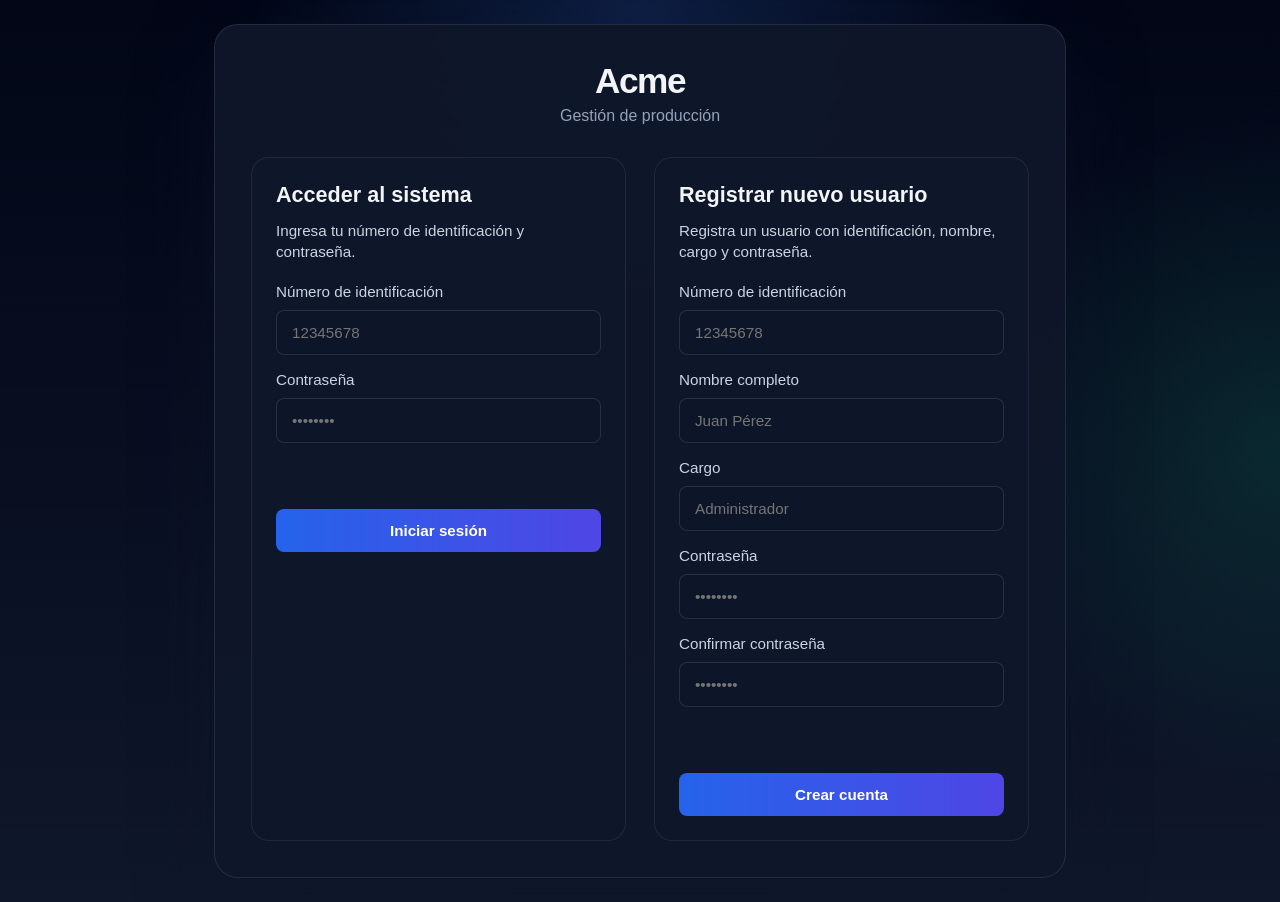
<file: index.html>
<!DOCTYPE html>
<html lang="es">

<head>
    <meta charset="UTF-8" />
    <meta name="viewport" content="width=device-width, initial-scale=1.0" />
    <meta http-equiv="refresh" content="0;url=login.html" />
    <title>Acme - Gestión de producción</title>
</head>

<body>
    <p>Redirigiendo al login...</p>
    <script>
        window.location.href = 'login.html';
    </script>
</body>

</html>
</file>
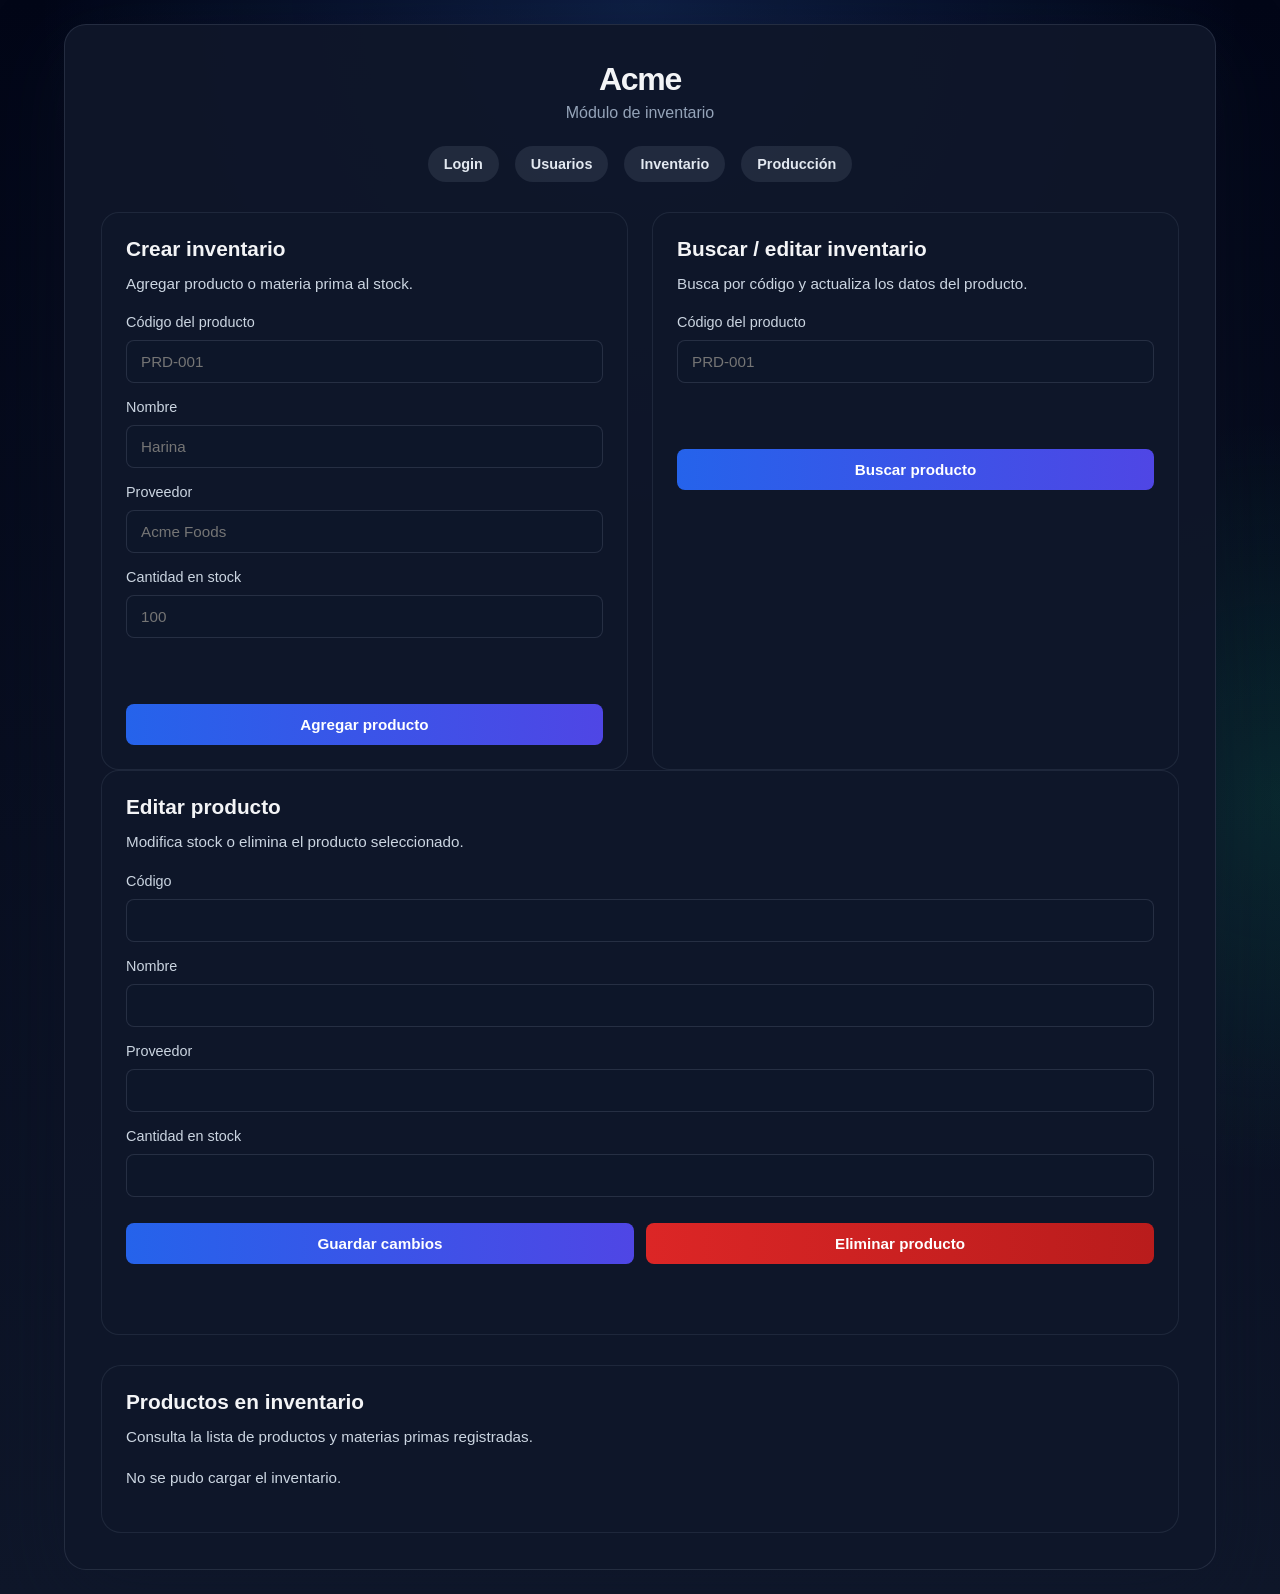
<file: inventario.html>
<!DOCTYPE html>
<html lang="es">

<head>
    <meta charset="UTF-8" />
    <meta name="viewport" content="width=device-width, initial-scale=1.0" />
    <title>Módulo de Inventario - Acme</title>
    <link rel="stylesheet" href="inventario.css" />
</head>

<body>
    <main class="login-page">
        <section class="login-card">
            <div class="logo">
                <h1>Acme</h1>
                <p>Módulo de inventario</p>
            </div>

            <nav class="main-nav">
                <a href="login.html">Login</a>
                <a href="usuario.html">Usuarios</a>
                <a href="inventario.html">Inventario</a>
                <a href="produccion.html">Producción</a>
            </nav>

            <div class="forms-grid">
                <form class="create-form" action="#" method="post">
                    <h2>Crear inventario</h2>
                    <p>Agregar producto o materia prima al stock.</p>

                    <div class="form-group">
                        <label for="crear-codigo">Código del producto</label>
                        <input id="crear-codigo" name="crear-codigo" type="text" placeholder="PRD-001" required />
                    </div>

                    <div class="form-group">
                        <label for="crear-nombre">Nombre</label>
                        <input id="crear-nombre" name="crear-nombre" type="text" placeholder="Harina" required />
                    </div>

                    <div class="form-group">
                        <label for="crear-proveedor">Proveedor</label>
                        <input id="crear-proveedor" name="crear-proveedor" type="text" placeholder="Acme Foods"
                            required />
                    </div>

                    <div class="form-group">
                        <label for="crear-cantidad">Cantidad en stock</label>
                        <input id="crear-cantidad" name="crear-cantidad" type="number" placeholder="100" min="0"
                            required />
                    </div>

                    <div class="form-message" id="create-message"></div>
                    <button type="submit" class="btn-submit">Agregar producto</button>
                </form>

                <form class="search-form" action="#" method="get">
                    <h2>Buscar / editar inventario</h2>
                    <p>Busca por código y actualiza los datos del producto.</p>

                    <div class="form-group">
                        <label for="buscar-codigo">Código del producto</label>
                        <input id="buscar-codigo" name="buscar-codigo" type="text" placeholder="PRD-001" required />
                    </div>

                    <div class="form-message" id="search-message"></div>
                    <button type="submit" class="btn-submit">Buscar producto</button>
                </form>
            </div>

            <form class="edit-form" action="#" method="post">
                <h2>Editar producto</h2>
                <p>Modifica stock o elimina el producto seleccionado.</p>

                <div class="form-group">
                    <label for="producto-codigo">Código</label>
                    <input id="producto-codigo" name="producto-codigo" type="text" readonly />
                </div>

                <div class="form-group">
                    <label for="producto-nombre">Nombre</label>
                    <input id="producto-nombre" name="producto-nombre" type="text" />
                </div>

                <div class="form-group">
                    <label for="producto-proveedor">Proveedor</label>
                    <input id="producto-proveedor" name="producto-proveedor" type="text" />
                </div>

                <div class="form-group">
                    <label for="producto-cantidad">Cantidad en stock</label>
                    <input id="producto-cantidad" name="producto-cantidad" type="number" min="0" />
                </div>

                <div class="button-row">
                    <button type="submit" class="btn-submit">Guardar cambios</button>
                    <button type="button" class="btn-delete" id="delete-product">Eliminar producto</button>
                </div>
                <div class="form-message" id="edit-message"></div>
            </form>

            <div class="list-section">
                <h2>Productos en inventario</h2>
                <p>Consulta la lista de productos y materias primas registradas.</p>
                <div class="item-list" id="item-list"></div>
            </div>
        </section>
    </main>
    <script src="inventario.js"></script>
</body>

</html>
</file>
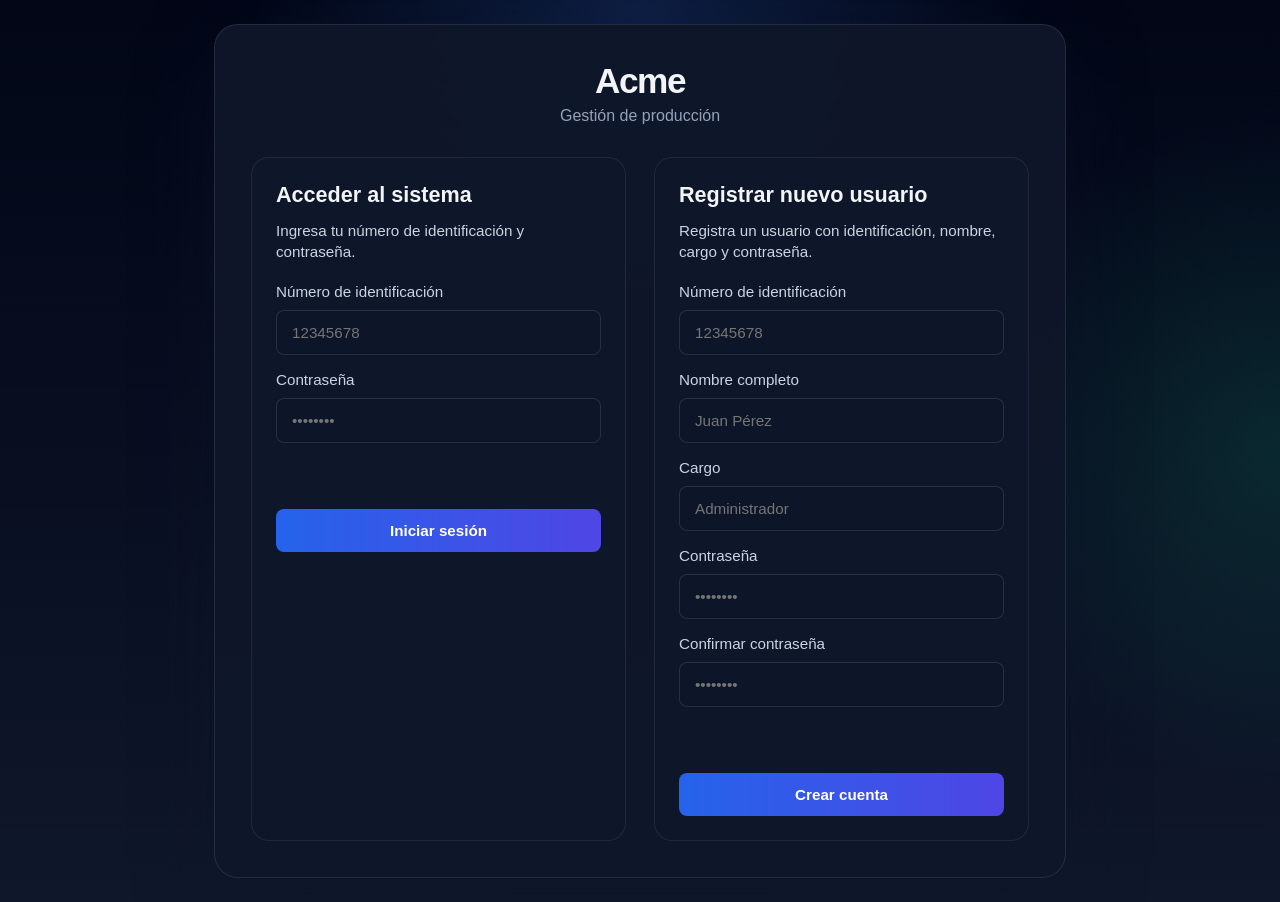
<file: login.html>
<!DOCTYPE html>
<html lang="es">

<head>
  <meta charset="UTF-8" />
  <meta name="viewport" content="width=device-width, initial-scale=1.0" />
  <title>Login - Acme</title>
  <link rel="stylesheet" href="login.css" />
</head>

<body>
  <main class="login-page">
    <section class="login-card">
      <div class="logo">
        <h1>Acme</h1>
        <p>Gestión de producción</p>
      </div>

      <div class="forms-grid">
        <form class="login-form" action="#" method="post">
          <h2>Acceder al sistema</h2>
          <p>Ingresa tu número de identificación y contraseña.</p>

          <div class="form-group">
            <label for="identificacion">Número de identificación</label>
            <input id="identificacion" name="identificacion" type="text" placeholder="12345678" required />
          </div>

          <div class="form-group">
            <label for="contrasena">Contraseña</label>
            <input id="contrasena" name="contrasena" type="password" placeholder="••••••••" required />
          </div>

          <div class="form-message" id="login-message"></div>
          <button type="submit" class="btn-submit">Iniciar sesión</button>
        </form>

        <form class="register-form" action="#" method="post">
          <h2>Registrar nuevo usuario</h2>
          <p>Registra un usuario con identificación, nombre, cargo y contraseña.</p>

          <div class="form-group">
            <label for="registro-identificacion">Número de identificación</label>
            <input id="registro-identificacion" name="registro-identificacion" type="text" placeholder="12345678"
              required />
          </div>

          <div class="form-group">
            <label for="nombre-completo">Nombre completo</label>
            <input id="nombre-completo" name="nombre-completo" type="text" placeholder="Juan Pérez" required />
          </div>

          <div class="form-group">
            <label for="cargo">Cargo</label>
            <input id="cargo" name="cargo" type="text" placeholder="Administrador" required />
          </div>

          <div class="form-group">
            <label for="registro-contrasena">Contraseña</label>
            <input id="registro-contrasena" name="registro-contrasena" type="password" placeholder="••••••••"
              required />
          </div>

          <div class="form-group">
            <label for="confirmar-contrasena">Confirmar contraseña</label>
            <input id="confirmar-contrasena" name="confirmar-contrasena" type="password" placeholder="••••••••"
              required />
          </div>

          <div class="form-message" id="register-message"></div>
          <button type="submit" class="btn-submit">Crear cuenta</button>
        </form>
      </div>
    </section>
  </main>
  <script src="login.js"></script>
</body>

</html>
</file>
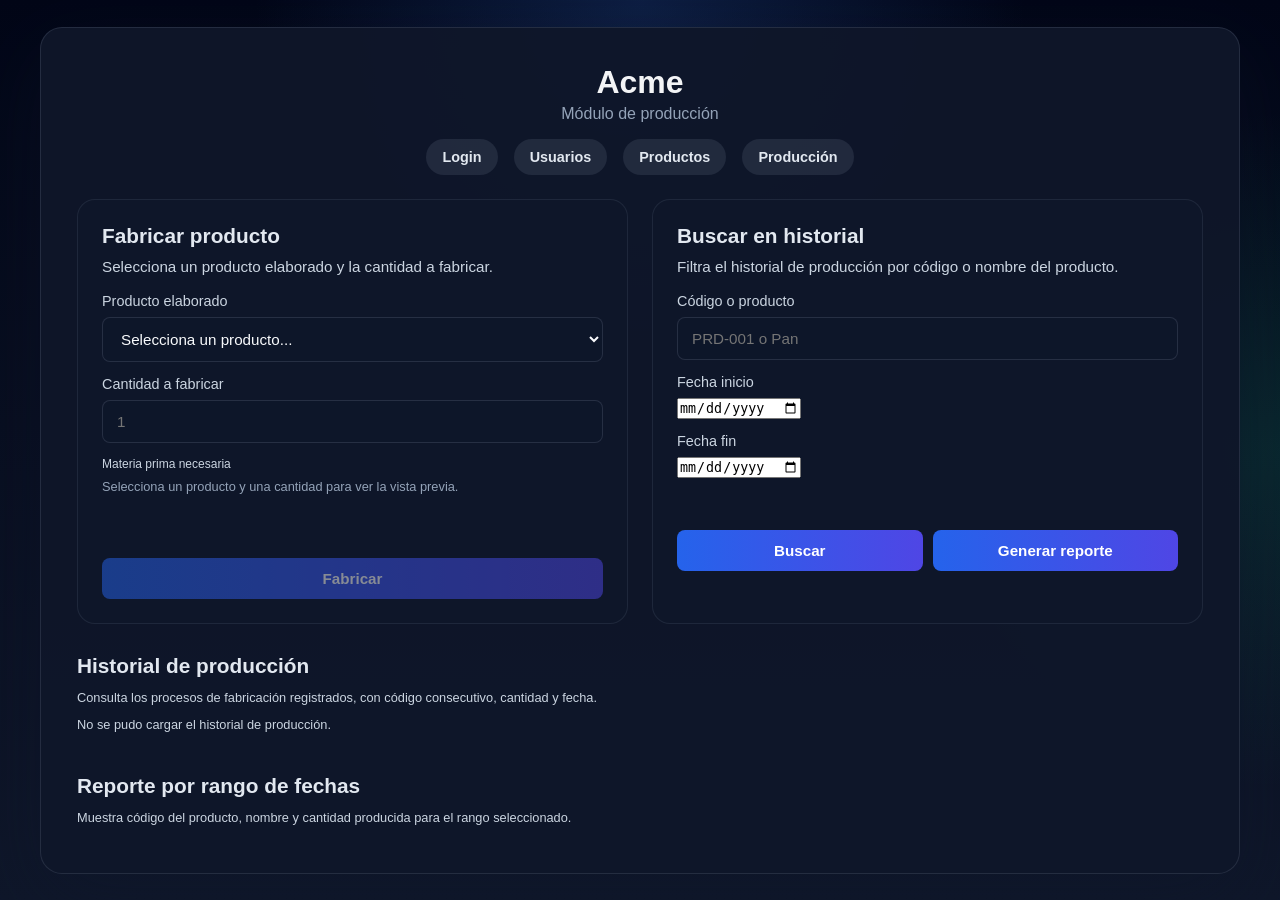
<file: produccion.html>
<!DOCTYPE html>
<html lang="es">

<head>
    <meta charset="UTF-8" />
    <meta name="viewport" content="width=device-width, initial-scale=1.0" />
    <title>Módulo de Producción - Acme</title>
    <link rel="stylesheet" href="produccion.css" />
</head>

<body>
    <main class="login-page">
        <section class="login-card">
            <div class="logo">
                <h1>Acme</h1>
                <p>Módulo de producción</p>
            </div>

            <nav class="main-nav">
                <a href="login.html">Login</a>
                <a href="usuario.html">Usuarios</a>
                <a href="productos.html">Productos</a>
                <a href="produccion.html">Producción</a>
            </nav>

            <div class="forms-grid">
                <form class="create-form" action="#" method="post">
                    <h2>Fabricar producto</h2>
                    <p>Selecciona un producto elaborado y la cantidad a fabricar.</p>

                    <div class="form-group">
                        <label for="producto-select">Producto elaborado</label>
                        <select id="producto-select" name="producto-select" required>
                            <option value="">Selecciona un producto...</option>
                        </select>
                    </div>

                    <div class="form-group">
                        <label for="cantidad-fabricar">Cantidad a fabricar</label>
                        <input id="cantidad-fabricar" name="cantidad-fabricar" type="number" placeholder="1" min="1"
                            required />
                    </div>

                    <div class="preview-section">
                        <label>Materia prima necesaria</label>
                        <div class="preview-list" id="preview-list">
                            <p class="preview-empty">Selecciona un producto y una cantidad para ver la vista previa.</p>
                        </div>
                    </div>

                    <div class="form-message" id="create-message"></div>
                    <button type="submit" class="btn-submit" id="fabricar-btn" disabled>Fabricar</button>
                </form>

                <form class="search-form" action="#" method="get">
                    <h2>Buscar en historial</h2>
                    <p>Filtra el historial de producción por código o nombre del producto.</p>

                    <div class="form-group">
                        <label for="buscar-historial">Código o producto</label>
                        <input id="buscar-historial" name="buscar-historial" type="text" placeholder="PRD-001 o Pan" />
                    </div>

                    <div class="form-group">
                        <label for="fecha-inicio">Fecha inicio</label>
                        <input id="fecha-inicio" name="fecha-inicio" type="date" />
                    </div>

                    <div class="form-group">
                        <label for="fecha-fin">Fecha fin</label>
                        <input id="fecha-fin" name="fecha-fin" type="date" />
                    </div>

                    <div class="form-message" id="search-message"></div>
                    <div class="button-row">
                        <button type="submit" class="btn-submit">Buscar</button>
                        <button type="button" class="btn-submit" id="generar-reporte">Generar reporte</button>
                    </div>
                </form>
            </div>

            <div class="list-section">
                <h2>Historial de producción</h2>
                <p>Consulta los procesos de fabricación registrados, con código consecutivo, cantidad y fecha.</p>
                <div class="process-list" id="process-list"></div>
            </div>

            <div class="list-section">
                <h2>Reporte por rango de fechas</h2>
                <p>Muestra código del producto, nombre y cantidad producida para el rango seleccionado.</p>
                <div class="process-list" id="report-list"></div>
            </div>
        </section>
    </main>
    <script src="produccion.js"></script>
</body>

</html>
</file>
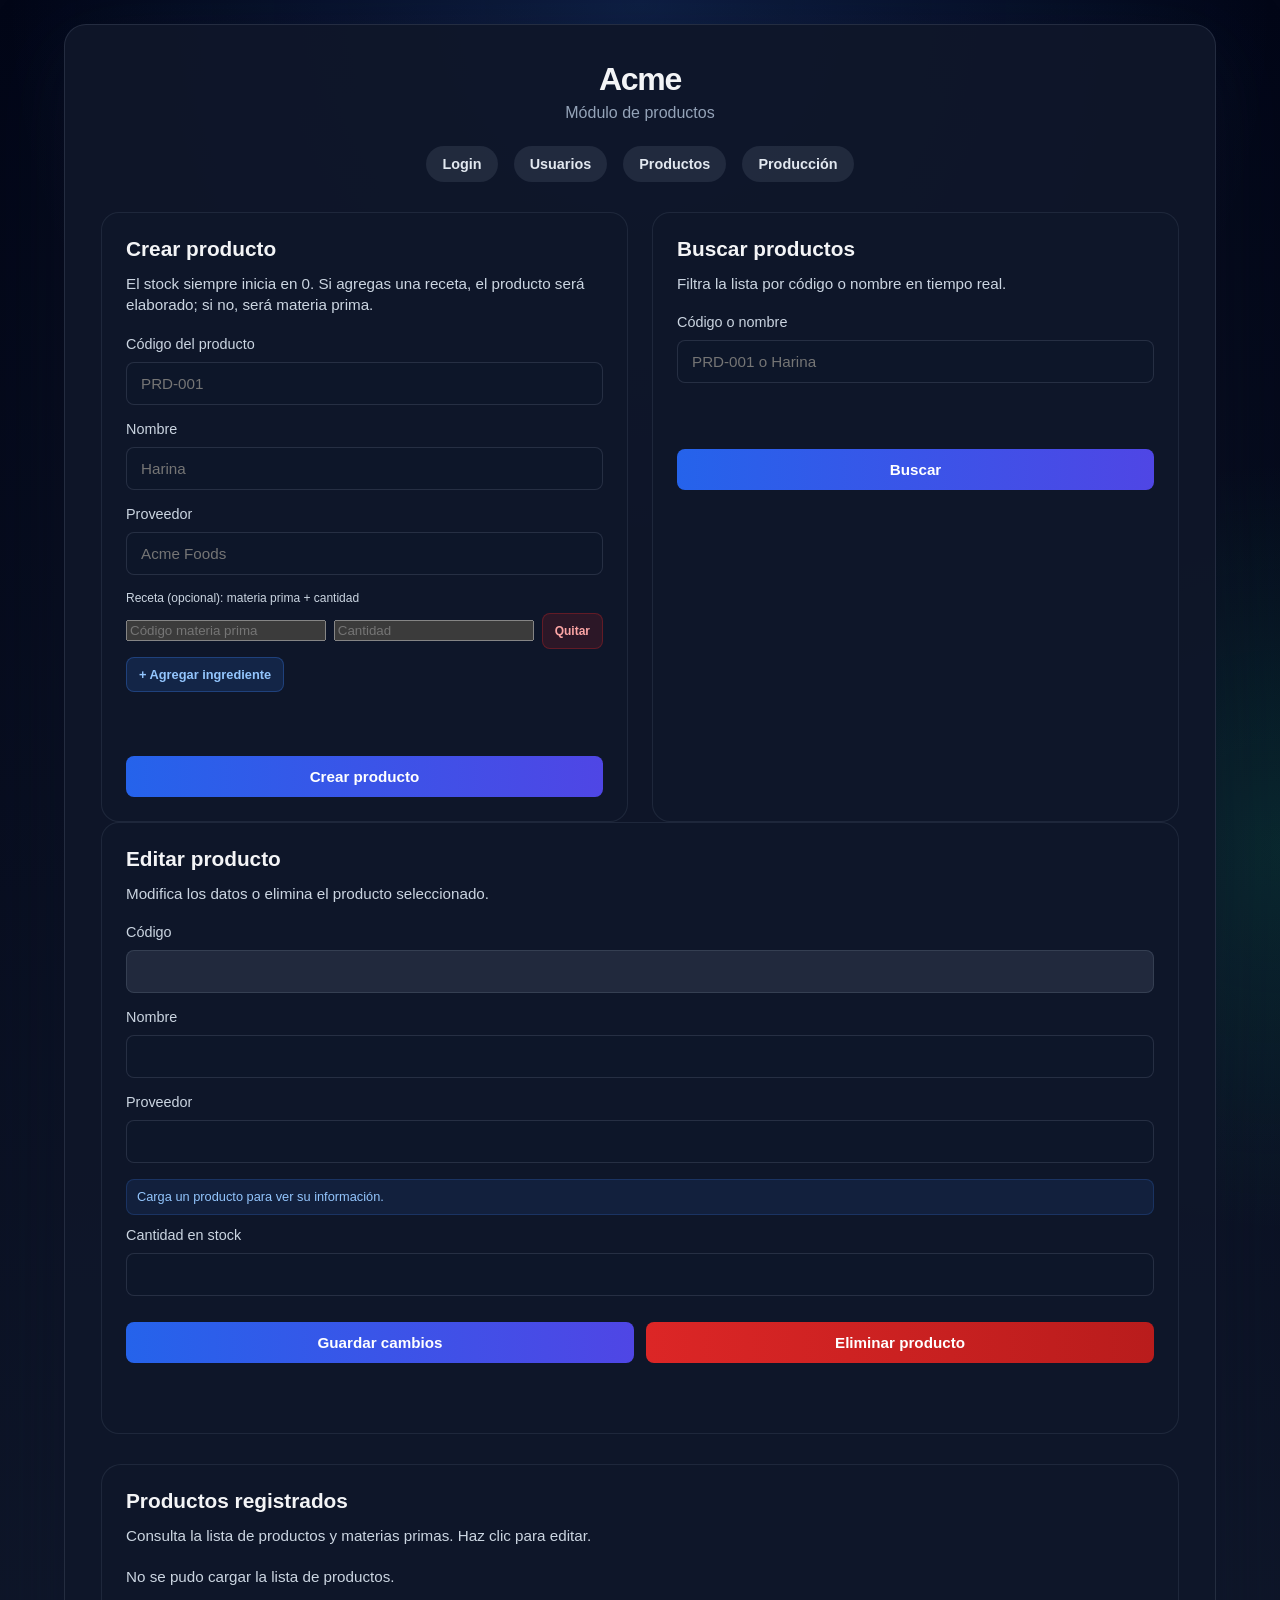
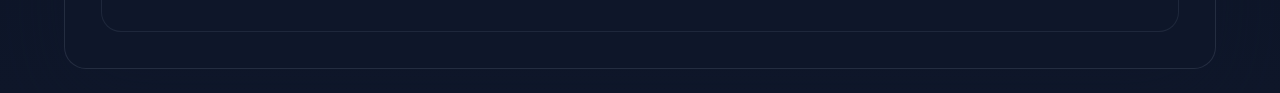
<file: productos.html>
<!DOCTYPE html>
<html lang="es">

<head>
    <meta charset="UTF-8" />
    <meta name="viewport" content="width=device-width, initial-scale=1.0" />
    <title>Módulo de Productos - Acme</title>
    <link rel="stylesheet" href="productos.css" />
</head>

<body>
    <main class="login-page">
        <section class="login-card">
            <div class="logo">
                <h1>Acme</h1>
                <p>Módulo de productos</p>
            </div>

            <nav class="main-nav">
                <a href="login.html">Login</a>
                <a href="usuario.html">Usuarios</a>
                <a href="productos.html">Productos</a>
                <a href="produccion.html">Producción</a>
            </nav>

            <div class="forms-grid">
                <form class="create-form" action="#" method="post">
                    <h2>Crear producto</h2>
                    <p>El stock siempre inicia en 0. Si agregas una receta, el producto será elaborado; si no, será materia prima.</p>

                    <div class="form-group">
                        <label for="crear-codigo">Código del producto</label>
                        <input id="crear-codigo" name="crear-codigo" type="text" placeholder="PRD-001" required />
                    </div>

                    <div class="form-group">
                        <label for="crear-nombre">Nombre</label>
                        <input id="crear-nombre" name="crear-nombre" type="text" placeholder="Harina" required />
                    </div>

                    <div class="form-group">
                        <label for="crear-proveedor">Proveedor</label>
                        <input id="crear-proveedor" name="crear-proveedor" type="text" placeholder="Acme Foods"
                            required />
                    </div>

                    <div class="ingredientes-section">
                        <label>Receta (opcional): materia prima + cantidad</label>
                        <div id="ingredientes-list">
                            <div class="ingrediente-row">
                                <input type="text" class="ingrediente-codigo" placeholder="Código materia prima" />
                                <input type="number" class="ingrediente-cantidad" placeholder="Cantidad" min="0"
                                    step="any" />
                                <button type="button" class="btn-remove-ingrediente">Quitar</button>
                            </div>
                        </div>
                        <button type="button" class="btn-add-ingrediente" id="add-ingrediente">+ Agregar
                            ingrediente</button>
                    </div>

                    <div class="form-message" id="create-message"></div>
                    <button type="submit" class="btn-submit">Crear producto</button>
                </form>

                <form class="search-form" action="#" method="get">
                    <h2>Buscar productos</h2>
                    <p>Filtra la lista por código o nombre en tiempo real.</p>

                    <div class="form-group">
                        <label for="buscar-texto">Código o nombre</label>
                        <input id="buscar-texto" name="buscar-texto" type="text" placeholder="PRD-001 o Harina" />
                    </div>

                    <div class="form-message" id="search-message"></div>
                    <button type="submit" class="btn-submit">Buscar</button>
                </form>
            </div>

            <form class="edit-form" action="#" method="post">
                <h2>Editar producto</h2>
                <p>Modifica los datos o elimina el producto seleccionado.</p>

                <div class="form-group">
                    <label for="producto-codigo">Código</label>
                    <input id="producto-codigo" name="producto-codigo" type="text" readonly />
                </div>

                <div class="form-group">
                    <label for="producto-nombre">Nombre</label>
                    <input id="producto-nombre" name="producto-nombre" type="text" />
                </div>

                <div class="form-group">
                    <label for="producto-proveedor">Proveedor</label>
                    <input id="producto-proveedor" name="producto-proveedor" type="text" />
                </div>

                <div class="producto-tipo-info" id="producto-tipo-info">Carga un producto para ver su información.</div>

                <div class="form-group">
                    <label for="producto-stock">Cantidad en stock</label>
                    <input id="producto-stock" name="producto-stock" type="number" min="0" />
                </div>

                <div class="button-row">
                    <button type="submit" class="btn-submit">Guardar cambios</button>
                    <button type="button" class="btn-delete" id="delete-product">Eliminar producto</button>
                </div>
                <div class="form-message" id="edit-message"></div>
            </form>

            <div class="list-section">
                <h2>Productos registrados</h2>
                <p>Consulta la lista de productos y materias primas. Haz clic para editar.</p>
                <div class="item-list" id="item-list"></div>
            </div>
        </section>
    </main>
    <script src="productos.js"></script>
</body>

</html>
</file>
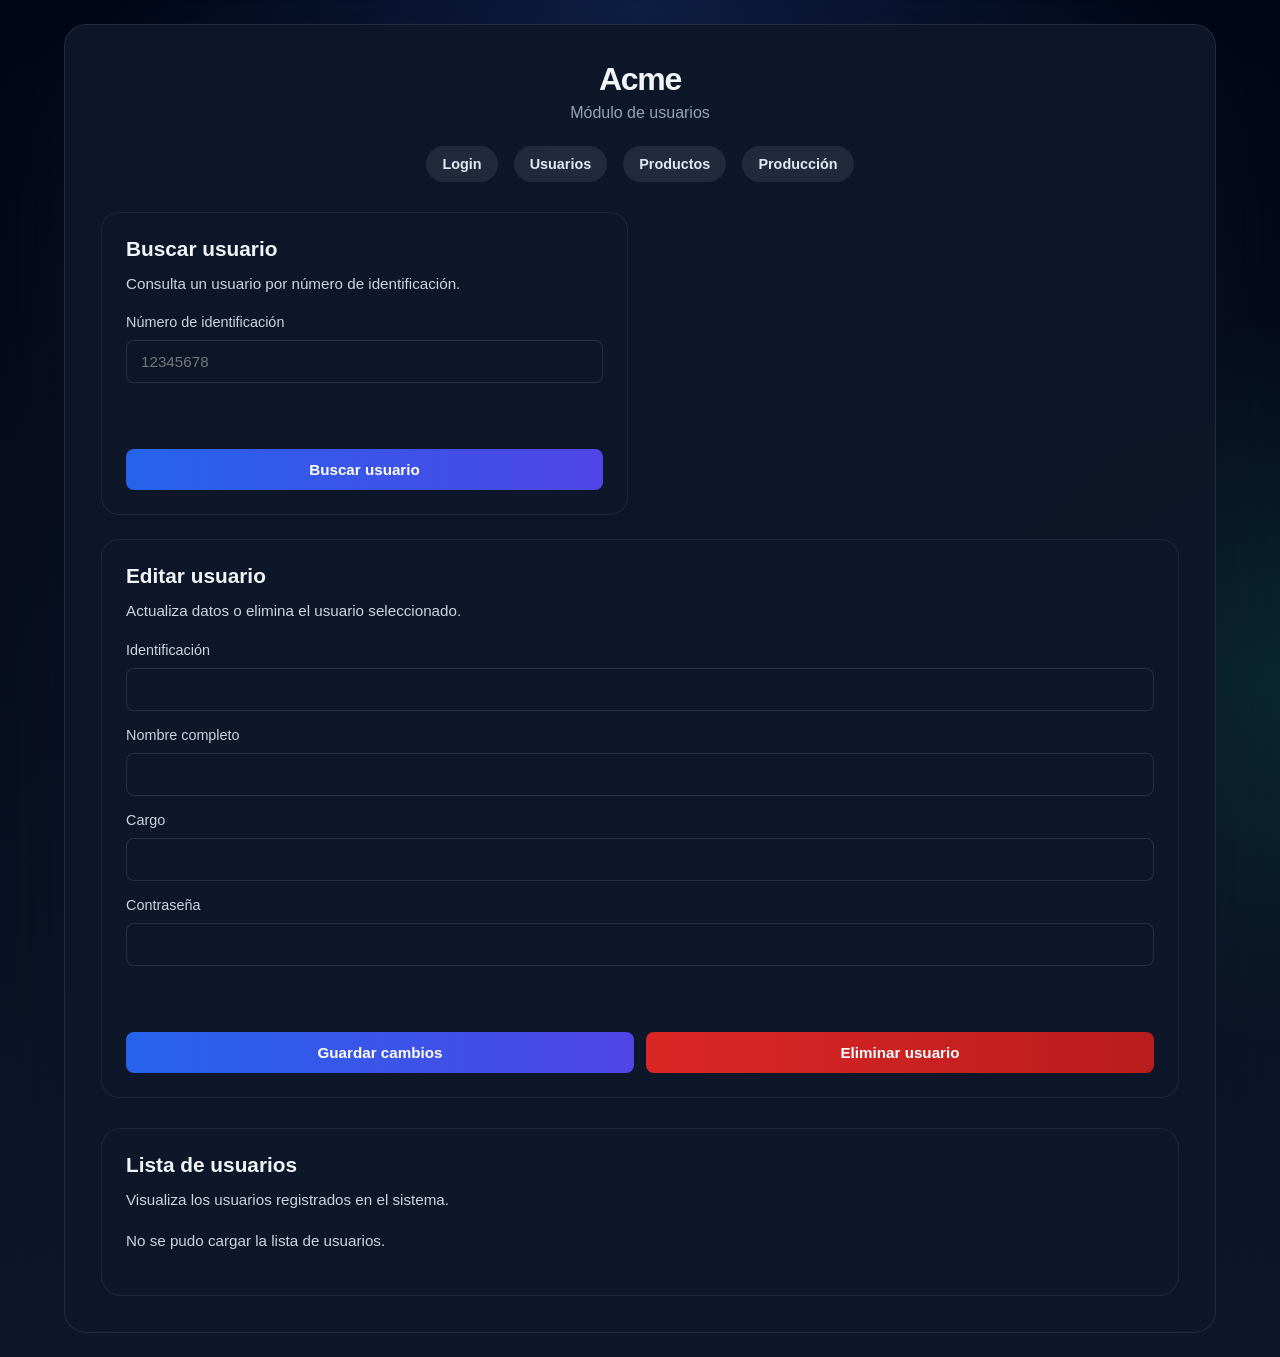
<file: usuario.html>
<!DOCTYPE html>
<html lang="es">

<head>
  <meta charset="UTF-8" />
  <meta name="viewport" content="width=device-width, initial-scale=1.0" />
  <title>Módulo de Usuarios - Acme</title>
  <link rel="stylesheet" href="usuario.css" />
</head>

<body>
  <main class="login-page">
    <section class="login-card">
      <div class="logo">
        <h1>Acme</h1>
        <p>Módulo de usuarios</p>
      </div>

      <nav class="main-nav">
        <a href="login.html">Login</a>
        <a href="usuario.html">Usuarios</a>
        <a href="productos.html">Productos</a>
        <a href="produccion.html">Producción</a>
      </nav>

      <div class="forms-grid">
        <form class="search-form" action="#" method="get">
          <h2>Buscar usuario</h2>
          <p>Consulta un usuario por número de identificación.</p>

          <div class="form-group">
            <label for="buscar-identificacion">Número de identificación</label>
            <input id="buscar-identificacion" name="buscar-identificacion" type="text" placeholder="12345678"
              required />
          </div>

          <div class="form-message" id="search-message"></div>
          <button type="submit" class="btn-submit">Buscar usuario</button>
        </form>

        <form class="edit-form" action="#" method="post">
          <h2>Editar usuario</h2>
          <p>Actualiza datos o elimina el usuario seleccionado.</p>

          <div class="form-group">
            <label for="usuario-identificacion">Identificación</label>
            <input id="usuario-identificacion" name="usuario-identificacion" type="text" readonly />
          </div>

          <div class="form-group">
            <label for="usuario-nombre">Nombre completo</label>
            <input id="usuario-nombre" name="usuario-nombre" type="text" />
          </div>

          <div class="form-group">
            <label for="usuario-cargo">Cargo</label>
            <input id="usuario-cargo" name="usuario-cargo" type="text" />
          </div>

          <div class="form-group">
            <label for="usuario-contrasena">Contraseña</label>
            <input id="usuario-contrasena" name="usuario-contrasena" type="password" />
          </div>

          <div class="form-message" id="edit-message"></div>
          <div class="button-row">
            <button type="submit" class="btn-submit">Guardar cambios</button>
            <button type="button" class="btn-delete" id="delete-user">Eliminar usuario</button>
          </div>
        </form>
      </div>

      <div class="list-section">
        <h2>Lista de usuarios</h2>
        <p>Visualiza los usuarios registrados en el sistema.</p>
        <div class="user-list" id="user-list"></div>
      </div>
    </section>
  </main>
  <script src="usuario.js"></script>
</body>

</html>
</file>
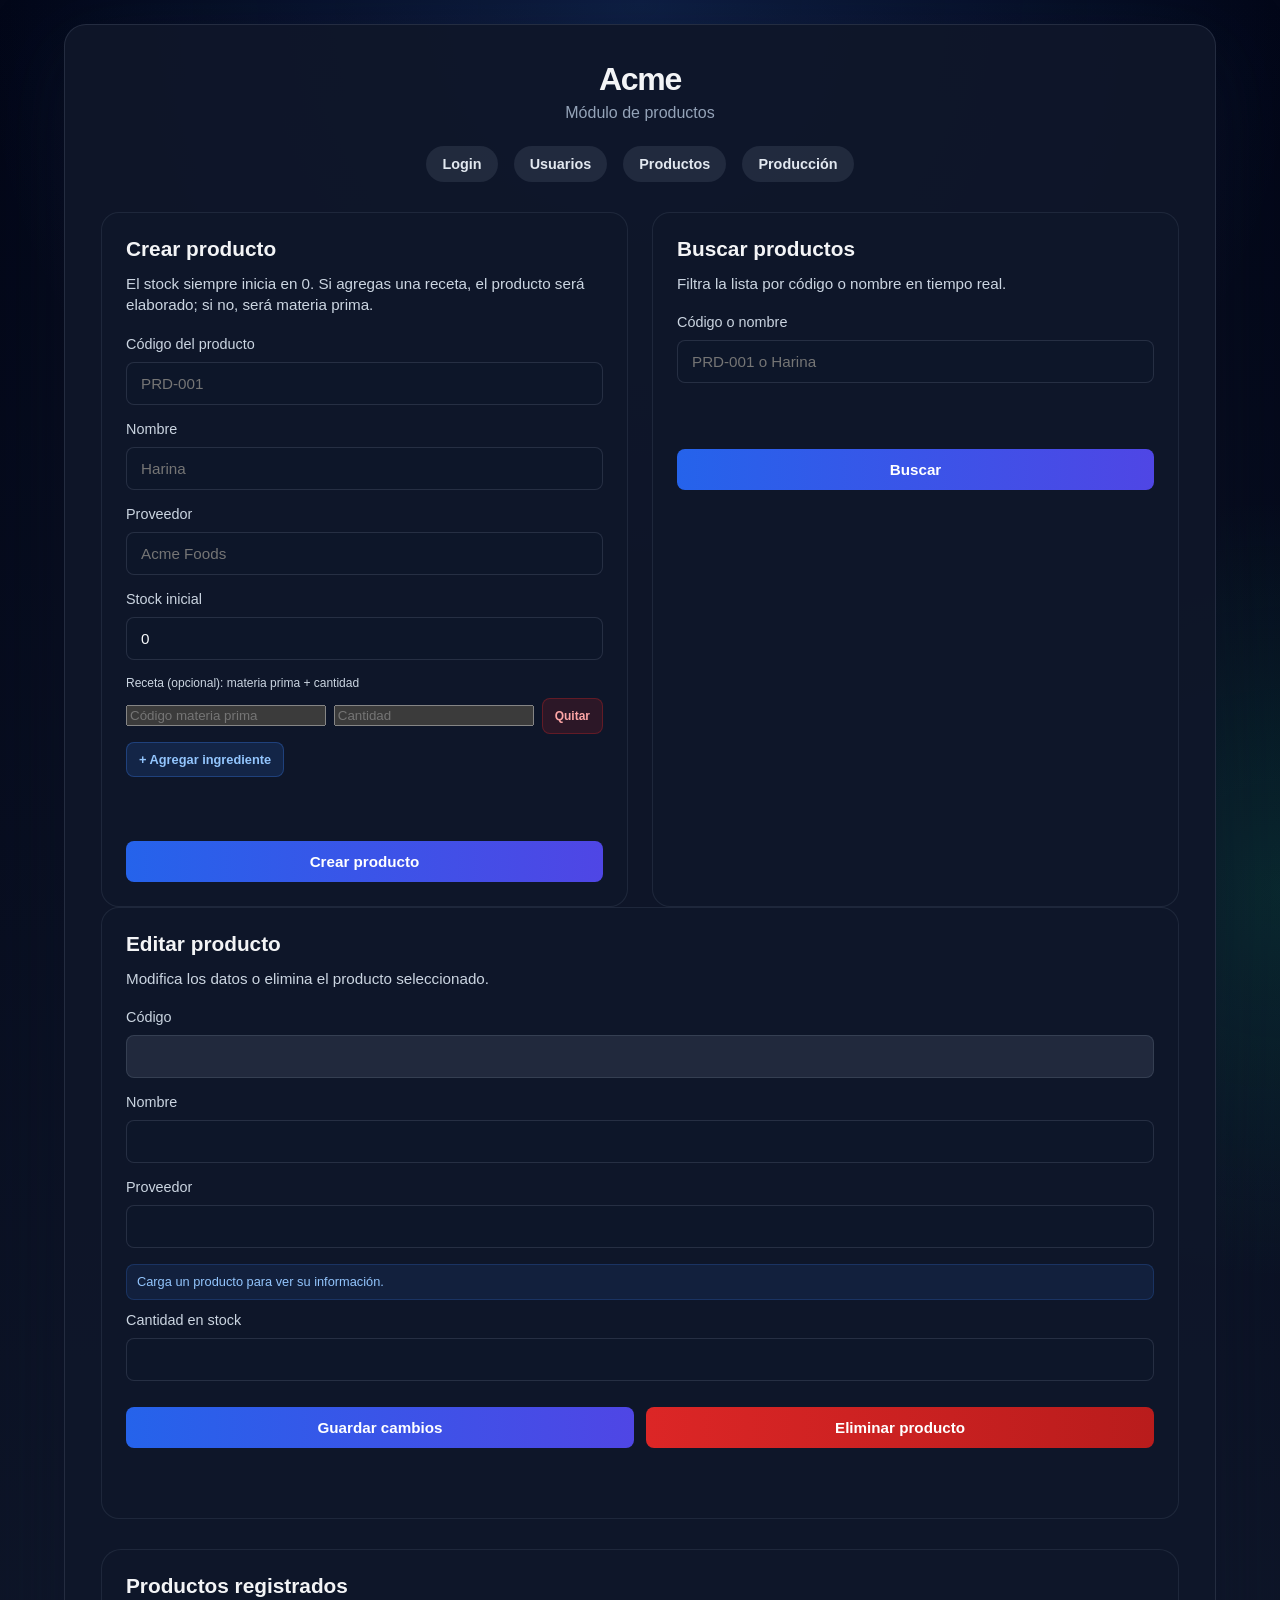
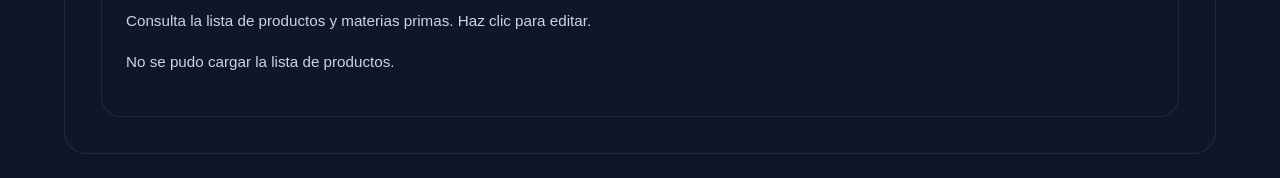
<file: Proyecto-JavaScript-JulianRolon-main (2)/Proyecto-JavaScript-JulianRolon-main/productos.html>
<!DOCTYPE html>
<html lang="es">

<head>
    <meta charset="UTF-8" />
    <meta name="viewport" content="width=device-width, initial-scale=1.0" />
    <title>Módulo de Productos - Acme</title>
    <link rel="stylesheet" href="productos.css" />
</head>

<body>
    <main class="login-page">
        <section class="login-card">
            <div class="logo">
                <h1>Acme</h1>
                <p>Módulo de productos</p>
            </div>

            <nav class="main-nav">
                <a href="login.html">Login</a>
                <a href="usuario.html">Usuarios</a>
                <a href="productos.html">Productos</a>
                <a href="produccion.html">Producción</a>
            </nav>

            <div class="forms-grid">
                <form class="create-form" action="#" method="post">
                    <h2>Crear producto</h2>
                    <p>El stock siempre inicia en 0. Si agregas una receta, el producto será elaborado; si no, será materia prima.</p>

                    <div class="form-group">
                        <label for="crear-codigo">Código del producto</label>
                        <input id="crear-codigo" name="crear-codigo" type="text" placeholder="PRD-001" required />
                    </div>

                    <div class="form-group">
                        <label for="crear-nombre">Nombre</label>
                        <input id="crear-nombre" name="crear-nombre" type="text" placeholder="Harina" required />
                    </div>

                    <div class="form-group">
                        <label for="crear-proveedor">Proveedor</label>
                        <input id="crear-proveedor" name="crear-proveedor" type="text" placeholder="Acme Foods"
                            required />
                    </div>

                    <div class="form-group">
                        <label for="crear-stock">Stock inicial</label>
                        <input id="crear-stock" name="crear-stock" type="number" min="0" step="1" value="0" />
                    </div>

                    <div class="ingredientes-section">
                        <label>Receta (opcional): materia prima + cantidad</label>
                        <div id="ingredientes-list">
                            <div class="ingrediente-row">
                                <input type="text" class="ingrediente-codigo" placeholder="Código materia prima" />
                                <input type="number" class="ingrediente-cantidad" placeholder="Cantidad" min="0"
                                    step="any" />
                                <button type="button" class="btn-remove-ingrediente">Quitar</button>
                            </div>
                        </div>
                        <button type="button" class="btn-add-ingrediente" id="add-ingrediente">+ Agregar
                            ingrediente</button>
                    </div>

                    <div class="form-message" id="create-message"></div>
                    <button type="submit" class="btn-submit">Crear producto</button>
                </form>

                <form class="search-form" action="#" method="get">
                    <h2>Buscar productos</h2>
                    <p>Filtra la lista por código o nombre en tiempo real.</p>

                    <div class="form-group">
                        <label for="buscar-texto">Código o nombre</label>
                        <input id="buscar-texto" name="buscar-texto" type="text" placeholder="PRD-001 o Harina" />
                    </div>

                    <div class="form-message" id="search-message"></div>
                    <button type="submit" class="btn-submit">Buscar</button>
                </form>
            </div>

            <form class="edit-form" action="#" method="post">
                <h2>Editar producto</h2>
                <p>Modifica los datos o elimina el producto seleccionado.</p>

                <div class="form-group">
                    <label for="producto-codigo">Código</label>
                    <input id="producto-codigo" name="producto-codigo" type="text" readonly />
                </div>

                <div class="form-group">
                    <label for="producto-nombre">Nombre</label>
                    <input id="producto-nombre" name="producto-nombre" type="text" />
                </div>

                <div class="form-group">
                    <label for="producto-proveedor">Proveedor</label>
                    <input id="producto-proveedor" name="producto-proveedor" type="text" />
                </div>

                <div class="producto-tipo-info" id="producto-tipo-info">Carga un producto para ver su información.</div>

                <div class="form-group">
                    <label for="producto-stock">Cantidad en stock</label>
                    <input id="producto-stock" name="producto-stock" type="number" min="0" />
                </div>

                <div class="button-row">
                    <button type="submit" class="btn-submit">Guardar cambios</button>
                    <button type="button" class="btn-delete" id="delete-product">Eliminar producto</button>
                </div>
                <div class="form-message" id="edit-message"></div>
            </form>

            <div class="list-section">
                <h2>Productos registrados</h2>
                <p>Consulta la lista de productos y materias primas. Haz clic para editar.</p>
                <div class="item-list" id="item-list"></div>
            </div>
        </section>
    </main>
    <script src="productos.js"></script>
</body>

</html>
</file>
<file: inventario.css>
:root {
  color-scheme: dark;
  color: #f3f4f6;
  background: #0f172a;
  font-family: "Inter", "Segoe UI", Tahoma, Geneva, Verdana, sans-serif;
}

* {
  box-sizing: border-box;
}

html,
body {
  margin: 0;
  min-height: 100%;
}

body {
  display: grid;
  place-items: center;
  background: radial-gradient(circle at top, rgba(59, 130, 246, 0.2), transparent 35%),
    radial-gradient(circle at right, rgba(16, 185, 129, 0.15), transparent 25%),
    linear-gradient(180deg, #020617 0%, #0f172a 100%);
  min-height: 100vh;
}

.login-page {
  width: min(100%, 1200px);
  padding: 16px;
}

.login-card {
  background: rgba(15, 23, 42, 0.95);
  border: 1px solid rgba(148, 163, 184, 0.16);
  border-radius: 20px;
  box-shadow: 0 24px 80px rgba(15, 23, 42, 0.35);
  padding: 20px;
}

.logo {
  text-align: center;
  margin-bottom: 16px;
}

.logo h1 {
  margin: 0;
  font-size: 1.6rem;
  letter-spacing: -0.04em;
}

.logo p {
  margin: 6px 0 0;
  color: #94a3b8;
  font-size: 0.85rem;
}

.main-nav {
  display: flex;
  gap: 8px;
  flex-wrap: wrap;
  margin: 16px 0 0;
  justify-content: center;
}

.main-nav a {
  display: inline-block;
  padding: 7px 12px;
  border-radius: 999px;
  background: rgba(148, 163, 184, 0.14);
  color: #e2e8f0;
  text-decoration: none;
  font-weight: 600;
  font-size: 0.75rem;
  transition: background-color 0.2s ease, transform 0.2s ease;
}

.main-nav a:hover {
  background: rgba(96, 165, 250, 0.18);
  transform: translateY(-1px);
}

.forms-grid {
  display: grid;
  gap: 14px;
  margin-top: 16px;
}

.create-form,
.search-form,
.edit-form {
  background: rgba(15, 23, 42, 0.85);
  border-radius: 14px;
  padding: 16px;
  border: 1px solid rgba(148, 163, 184, 0.12);
}

.create-form h2,
.search-form h2,
.edit-form h2,
.list-section h2 {
  margin: 0 0 8px;
  font-size: 1rem;
}

.create-form p,
.search-form p,
.edit-form p,
.list-section p {
  margin: 0 0 12px;
  color: #cbd5e1;
  line-height: 1.4;
  font-size: 0.8rem;
}

.form-group {
  display: grid;
  gap: 6px;
  margin-bottom: 10px;
}

.form-group label {
  font-size: 0.75rem;
  color: #cbd5e1;
  font-weight: 500;
}

.form-group input,
.form-group textarea {
  width: 100%;
  padding: 10px 12px;
  border-radius: 8px;
  border: 1px solid rgba(148, 163, 184, 0.18);
  background: rgba(15, 23, 42, 0.72);
  color: #f8fafc;
  font-size: 0.85rem;
  font-family: inherit;
  transition: border-color 0.2s ease;
}

.form-group input:focus,
.form-group textarea:focus {
  outline: none;
  border-color: #60a5fa;
  box-shadow: 0 0 0 2px rgba(96, 165, 250, 0.1);
}

.form-group textarea {
  resize: vertical;
  min-height: 60px;
}

.btn-submit,
.btn-delete {
  width: 100%;
  padding: 10px 12px;
  border: none;
  border-radius: 8px;
  color: #ffffff;
  font-size: 0.85rem;
  font-weight: 600;
  cursor: pointer;
  transition: transform 0.2s ease, box-shadow 0.2s ease;
  margin-top: 6px;
}

.btn-submit {
  background: linear-gradient(90deg, #2563eb, #4f46e5);
}

.btn-submit:hover {
  transform: translateY(-1px);
  box-shadow: 0 8px 16px rgba(59, 130, 246, 0.2);
}

.btn-submit:active {
  transform: translateY(0);
}

.btn-delete {
  background: linear-gradient(90deg, #dc2626, #b91c1c);
}

.btn-delete:hover {
  box-shadow: 0 8px 16px rgba(220, 38, 38, 0.2);
}

.button-row {
  display: grid;
  grid-template-columns: 1fr 1fr;
  gap: 10px;
  margin-top: 12px;
}

.list-section {
  margin-top: 20px;
}

.item-list {
  display: grid;
  grid-template-columns: 1fr;
  gap: 10px;
}

.item-card {
  background: rgba(15, 23, 42, 0.85);
  border: 1px solid rgba(148, 163, 184, 0.12);
  border-radius: 10px;
  padding: 12px;
  cursor: pointer;
  transition: transform 0.2s ease, box-shadow 0.2s ease;
}

.item-card:hover {
  transform: translateY(-2px);
  box-shadow: 0 6px 12px rgba(59, 130, 246, 0.15);
}

.item-card h3 {
  margin: 0 0 6px;
  font-size: 0.95rem;
  color: #e2e8f0;
}

.item-card p {
  margin: 3px 0;
  font-size: 0.75rem;
  color: #cbd5e1;
}

.form-message {
  padding: 8px 10px;
  border-radius: 6px;
  font-size: 0.8rem;
  margin: 6px 0;
  min-height: 1rem;
  color: #fca5a5;
}

.form-message.success {
  color: #86efac;
}

@media (min-width: 768px) {
  .login-page {
    padding: 20px;
  }

  .login-card {
    padding: 28px;
    border-radius: 22px;
  }

  .logo h1 {
    font-size: 1.8rem;
  }

  .logo p {
    font-size: 0.9rem;
  }

  .main-nav {
    gap: 12px;
    margin-top: 20px;
  }

  .main-nav a {
    padding: 8px 14px;
    font-size: 0.8rem;
  }

  .forms-grid {
    gap: 18px;
    margin-top: 20px;
    grid-template-columns: 1fr 1fr;
  }

  .create-form,
  .search-form,
  .edit-form {
    padding: 20px;
    border-radius: 16px;
  }

  .create-form h2,
  .search-form h2,
  .edit-form h2,
  .list-section h2 {
    font-size: 1.1rem;
    margin-bottom: 10px;
  }

  .create-form p,
  .search-form p,
  .edit-form p,
  .list-section p {
    margin-bottom: 16px;
    font-size: 0.85rem;
  }

  .form-group {
    margin-bottom: 12px;
    gap: 8px;
  }

  .form-group label {
    font-size: 0.8rem;
  }

  .form-group input,
  .form-group textarea {
    padding: 11px 13px;
    font-size: 0.9rem;
  }

  .btn-submit,
  .btn-delete {
    padding: 11px 13px;
    font-size: 0.9rem;
    margin-top: 8px;
  }

  .edit-form {
    grid-column: 1 / -1;
  }

  .list-section {
    margin-top: 24px;
  }

  .item-list {
    grid-template-columns: repeat(auto-fill, minmax(250px, 1fr));
    gap: 14px;
  }

  .item-card {
    padding: 14px;
    border-radius: 12px;
  }

  .item-card h3 {
    font-size: 1rem;
  }

  .item-card p {
    font-size: 0.8rem;
  }
}


@media (min-width: 1025px) {
  .login-page {
    width: min(100%, 1200px);
    padding: 24px;
  }

  .login-card {
    padding: 36px;
  }

  .logo h1 {
    font-size: 2rem;
  }

  .logo p {
    font-size: 1rem;
  }

  .main-nav {
    gap: 16px;
    margin-top: 24px;
  }

  .main-nav a {
    padding: 10px 16px;
    font-size: 0.9rem;
  }

  .forms-grid {
    gap: 24px;
    margin-top: 30px;
  }

  .create-form,
  .search-form,
  .edit-form {
    padding: 24px;
    border-radius: 18px;
  }

  .create-form h2,
  .search-form h2,
  .edit-form h2,
  .list-section h2 {
    font-size: 1.3rem;
    margin-bottom: 12px;
  }

  .create-form p,
  .search-form p,
  .edit-form p,
  .list-section p {
    margin-bottom: 20px;
    font-size: 0.95rem;
  }

  .form-group {
    margin-bottom: 16px;
    gap: 10px;
  }

  .form-group label {
    font-size: 0.9rem;
  }

  .form-group input,
  .form-group textarea {
    padding: 12px 14px;
    font-size: 0.95rem;
  }

  .btn-submit,
  .btn-delete {
    padding: 12px 14px;
    font-size: 0.95rem;
    margin-top: 10px;
  }

  .btn-submit:hover {
    box-shadow: 0 14px 30px rgba(59, 130, 246, 0.28);
  }

  .list-section {
    margin-top: 30px;
  }

  .item-list {
    grid-template-columns: repeat(auto-fill, minmax(280px, 1fr));
    gap: 18px;
  }

  .item-card {
    padding: 16px;
    border-radius: 14px;
  }

  .item-card h3 {
    font-size: 1.1rem;
  }

  .item-card p {
    font-size: 0.85rem;
  }
}

.btn-submit {
  background: linear-gradient(90deg, #2563eb, #4f46e5);
}

.btn-delete {
  background: linear-gradient(90deg, #dc2626, #b91c1c);
  margin-top: 10px;
}

.btn-submit:hover,
.btn-delete:hover {
  transform: translateY(-1px);
  box-shadow: 0 14px 30px rgba(59, 130, 246, 0.28);
}

.btn-submit:active,
.btn-delete:active {
  transform: translateY(0);
}

.form-message {
  min-height: 22px;
  margin-bottom: 18px;
  color: #fca5a5;
  font-size: 0.95rem;
  line-height: 1.4;
}

.form-message.success {
  color: #7dd3fc;
}

.list-section {
  margin-top: 30px;
  background: rgba(15, 23, 42, 0.85);
  border-radius: 20px;
  padding: 24px;
  border: 1px solid rgba(148, 163, 184, 0.12);
}

.item-list {
  display: grid;
  gap: 14px;
}

.item-card {
  background: rgba(15, 23, 42, 0.9);
  border-radius: 18px;
  border: 1px solid rgba(148, 163, 184, 0.12);
  padding: 16px;
}

.item-card h3 {
  margin: 0 0 6px;
  font-size: 1rem;
}

.item-card p {
  margin: 4px 0;
  color: #cbd5e1;
  font-size: 0.95rem;
}

.button-row {
  display: grid;
  gap: 12px;
}
</file>
<file: login.css>
:root {
  color-scheme: dark;
  color: #f3f4f6;
  background: #0f172a;
  font-family: "Inter", "Segoe UI", Tahoma, Geneva, Verdana, sans-serif;
}

* {
  box-sizing: border-box;
}

html,
body {
  margin: 0;
  min-height: 100%;
}

body {
  display: flex;
  justify-content: center;
  align-items: center;
  background: radial-gradient(circle at top, rgba(59, 130, 246, 0.2), transparent 35%),
    radial-gradient(circle at right, rgba(16, 185, 129, 0.15), transparent 25%),
    linear-gradient(180deg, #020617 0%, #0f172a 100%);
  min-height: 100vh;
}

.login-page {
  width: 100%;
  max-width: 480px;
  padding: 12px;
}

.login-card {
  background: rgba(15, 23, 42, 0.95);
  border: 1px solid rgba(148, 163, 184, 0.16);
  border-radius: 18px;
  box-shadow: 0 24px 80px rgba(15, 23, 42, 0.35);
  padding: 20px;
}

.logo {
  text-align: center;
  margin-bottom: 16px;
}

.logo h1 {
  margin: 0;
  font-size: 1.6rem;
  letter-spacing: -0.04em;
}

.logo p {
  margin: 6px 0 0;
  color: #94a3b8;
  font-size: 0.85rem;
}

.main-nav {
  display: flex;
  gap: 8px;
  flex-wrap: wrap;
  margin: 16px 0 0;
  justify-content: center;
}

.main-nav a {
  display: inline-block;
  padding: 7px 12px;
  border-radius: 999px;
  background: rgba(148, 163, 184, 0.14);
  color: #e2e8f0;
  text-decoration: none;
  font-weight: 600;
  font-size: 0.75rem;
  transition: background-color 0.2s ease, transform 0.2s ease;
}

.main-nav a:hover {
  background: rgba(96, 165, 250, 0.18);
  transform: translateY(-1px);
}

.forms-grid {
  display: grid;
  gap: 16px;
  margin-top: 18px;
  grid-template-columns: 1fr;
}

.login-form,
.register-form {
  background: rgba(15, 23, 42, 0.85);
  border-radius: 14px;
  padding: 16px;
  border: 1px solid rgba(148, 163, 184, 0.12);
}

.login-form h2,
.register-form h2 {
  margin: 0 0 8px;
  font-size: 1.05rem;
}

.login-form p,
.register-form p {
  margin: 0 0 14px;
  color: #cbd5e1;
  line-height: 1.4;
  font-size: 0.8rem;
}

.form-group {
  display: grid;
  gap: 6px;
  margin-bottom: 12px;
}

.form-group label {
  font-size: 0.75rem;
  color: #cbd5e1;
  font-weight: 500;
}

.form-group input {
  width: 100%;
  padding: 10px 12px;
  border-radius: 8px;
  border: 1px solid rgba(148, 163, 184, 0.18);
  background: rgba(15, 23, 42, 0.72);
  color: #f8fafc;
  font-size: 0.85rem;
  transition: border-color 0.2s ease;
}

.form-group input:focus {
  outline: none;
  border-color: #60a5fa;
  box-shadow: 0 0 0 2px rgba(96, 165, 250, 0.1);
}

.btn-submit {
  width: 100%;
  padding: 11px 12px;
  border: none;
  border-radius: 8px;
  background: linear-gradient(90deg, #2563eb, #4f46e5);
  color: #ffffff;
  font-size: 0.85rem;
  font-weight: 600;
  cursor: pointer;
  transition: transform 0.2s ease, box-shadow 0.2s ease;
  margin-top: 6px;
}

.btn-submit:hover {
  transform: translateY(-1px);
  box-shadow: 0 8px 16px rgba(59, 130, 246, 0.2);
}

.btn-submit:active {
  transform: translateY(0);
}

@media (min-width: 768px) {
  .login-page {
    max-width: 900px;
    padding: 20px;
  }

  .login-card {
    padding: 28px;
    border-radius: 20px;
  }

  .logo h1 {
    font-size: 1.9rem;
  }

  .logo p {
    font-size: 0.95rem;
  }

  .main-nav {
    gap: 12px;
    margin-top: 20px;
  }

  .main-nav a {
    padding: 9px 14px;
    font-size: 0.8rem;
  }

  .forms-grid {
    gap: 20px;
    margin-top: 24px;
    grid-template-columns: 1fr 1fr;
  }

  .login-form,
  .register-form {
    padding: 20px;
    border-radius: 16px;
  }

  .login-form h2,
  .register-form h2 {
    font-size: 1.2rem;
    margin-bottom: 10px;
  }

  .login-form p,
  .register-form p {
    margin-bottom: 16px;
    font-size: 0.9rem;
  }

  .form-group {
    margin-bottom: 14px;
    gap: 8px;
  }

  .form-group label {
    font-size: 0.85rem;
  }

  .form-group input {
    padding: 11px 13px;
    font-size: 0.9rem;
  }

  .btn-submit {
    padding: 11px 13px;
    font-size: 0.9rem;
    margin-top: 8px;
  }
}

@media (min-width: 1025px) {
  .login-page {
    max-width: 900px;
    padding: 24px;
  }

  .login-card {
    padding: 36px;
    border-radius: 24px;
  }

  .logo h1 {
    font-size: 2.2rem;
  }

  .logo p {
    font-size: 1rem;
  }

  .main-nav {
    gap: 16px;
    margin-top: 24px;
  }

  .main-nav a {
    padding: 10px 16px;
    font-size: 0.9rem;
  }

  .forms-grid {
    gap: 28px;
    margin-top: 32px;
    grid-template-columns: 1fr 1fr;
  }

  .login-form,
  .register-form {
    padding: 24px;
    border-radius: 18px;
  }

  .login-form h2,
  .register-form h2 {
    font-size: 1.35rem;
    margin-bottom: 12px;
  }

  .login-form p,
  .register-form p {
    margin-bottom: 20px;
    font-size: 0.95rem;
  }

  .form-group {
    margin-bottom: 16px;
    gap: 10px;
  }

  .form-group label {
    font-size: 0.95rem;
  }

  .form-group input {
    padding: 13px 15px;
    font-size: 0.95rem;
  }

  .btn-submit {
    padding: 13px 15px;
    font-size: 0.95rem;
    margin-top: 10px;
  }

  .btn-submit:hover {
    box-shadow: 0 14px 30px rgba(59, 130, 246, 0.28);
  }
}

.btn-submit:active {
  transform: translateY(0);
}

.form-message {
  min-height: 22px;
  margin-bottom: 18px;
  color: #fca5a5;
  font-size: 0.95rem;
  line-height: 1.4;
}

.form-message.success {
  color: #7dd3fc;
}
</file>
<file: produccion.css>
* {
    margin: 0;
    padding: 0;
    box-sizing: border-box;
}

body {
    font-family: "Inter", "Segoe UI", Tahoma, Geneva, Verdana, sans-serif;
    background: radial-gradient(circle at top, rgba(59, 130, 246, 0.2), transparent 35%),
        radial-gradient(circle at right, rgba(16, 185, 129, 0.15), transparent 25%),
        linear-gradient(180deg, #020617 0%, #0f172a 100%);
    color: #f3f4f6;
    min-height: 100vh;
}

.login-page {
    display: flex;
    justify-content: center;
    align-items: center;
    min-height: 100vh;
    padding: 16px;
}

.login-card {
    background: rgba(15, 23, 42, 0.95);
    border-radius: 20px;
    box-shadow: 0 24px 80px rgba(15, 23, 42, 0.35);
    max-width: 1200px;
    width: 100%;
    padding: 20px;
    border: 1px solid rgba(148, 163, 184, 0.16);
}

.logo {
    text-align: center;
    margin-bottom: 16px;
}

.logo h1 {
    font-size: 1.6rem;
    color: #f3f4f6;
    margin-bottom: 4px;
}

.logo p {
    font-size: 0.85rem;
    color: #94a3b8;
}

.main-nav {
    display: flex;
    justify-content: center;
    gap: 8px;
    margin-bottom: 16px;
    flex-wrap: wrap;
}

.main-nav a {
    padding: 7px 12px;
    background-color: rgba(148, 163, 184, 0.14);
    color: #e2e8f0;
    text-decoration: none;
    border-radius: 999px;
    font-size: 0.75rem;
    font-weight: 600;
    transition: background-color 0.3s, transform 0.2s;
}

.main-nav a:hover {
    background-color: rgba(96, 165, 250, 0.18);
    transform: translateY(-1px);
}

.forms-grid {
    display: grid;
    grid-template-columns: 1fr;
    gap: 14px;
    margin-bottom: 20px;
}

form {
    background-color: rgba(15, 23, 42, 0.85);
    padding: 16px;
    border-radius: 14px;
    border: 1px solid rgba(148, 163, 184, 0.12);
}

form h2 {
    font-size: 1rem;
    color: #e2e8f0;
    margin-bottom: 6px;
}

form p {
    font-size: 0.8rem;
    color: #cbd5e1;
    margin-bottom: 12px;
}

.form-group {
    margin-bottom: 10px;
}

label {
    display: block;
    font-size: 0.75rem;
    color: #cbd5e1;
    margin-bottom: 4px;
    font-weight: 500;
}

input[type='text'],
input[type='email'],
input[type='password'],
input[type='number'],
textarea,
select {
    width: 100%;
    padding: 10px 12px;
    border: 1px solid rgba(148, 163, 184, 0.18);
    border-radius: 8px;
    font-size: 0.85rem;
    font-family: inherit;
    background-color: rgba(15, 23, 42, 0.72);
    color: #f8fafc;
    transition: border-color 0.3s;
}

input[type='text']:focus,
input[type='email']:focus,
input[type='password']:focus,
input[type='number']:focus,
textarea:focus,
select:focus {
    outline: none;
    border-color: #60a5fa;
    box-shadow: 0 0 0 2px rgba(96, 165, 250, 0.1);
}

input[readonly] {
    background-color: rgba(148, 163, 184, 0.14);
    cursor: not-allowed;
}

textarea {
    resize: vertical;
    min-height: 60px;
}

.form-message {
    margin: 6px 0;
    padding: 8px 10px;
    border-radius: 6px;
    font-size: 0.8rem;
    min-height: 1rem;
    color: #fca5a5;
}

.form-message.success {
    color: #86efac;
}

.btn-submit,
.btn-delete {
    width: 100%;
    padding: 10px 12px;
    border: none;
    border-radius: 8px;
    font-size: 0.85rem;
    cursor: pointer;
    transition: background-color 0.3s, transform 0.2s;
    font-weight: 600;
    margin-top: 6px;
}

.btn-submit {
    background: linear-gradient(90deg, #2563eb, #4f46e5);
    color: white;
}

.btn-submit:hover {
    transform: translateY(-1px);
    box-shadow: 0 8px 16px rgba(59, 130, 246, 0.2);
}

.btn-submit:disabled {
    opacity: 0.5;
    cursor: not-allowed;
    transform: none;
    box-shadow: none;
}

.btn-delete {
    background: linear-gradient(90deg, #dc2626, #b91c1c);
    color: white;
}

.btn-delete:hover {
    box-shadow: 0 8px 16px rgba(220, 38, 38, 0.2);
}

.button-row {
    display: grid;
    grid-template-columns: 1fr 1fr;
    gap: 10px;
    margin-top: 12px;
}

.preview-section {
    margin: 14px 0;
}

.preview-section > label {
    display: block;
    font-size: 0.75rem;
    color: #cbd5e1;
    margin-bottom: 8px;
    font-weight: 500;
}

.preview-list {
    display: grid;
    gap: 8px;
}

.preview-item {
    display: flex;
    justify-content: space-between;
    gap: 10px;
    padding: 8px 10px;
    border-radius: 8px;
    background: rgba(15, 23, 42, 0.7);
    border: 1px solid rgba(148, 163, 184, 0.12);
    font-size: 0.8rem;
    color: #cbd5e1;
}

.preview-item.insufficient {
    border-color: rgba(220, 38, 38, 0.4);
    color: #fca5a5;
}

.preview-empty {
    font-size: 0.8rem;
    color: #94a3b8;
}

.list-section {
    margin-top: 20px;
}

.list-section h2 {
    font-size: 1rem;
    color: #e2e8f0;
    margin-bottom: 6px;
}

.list-section p {
    font-size: 0.8rem;
    color: #cbd5e1;
    margin-bottom: 12px;
}

.process-list {
    display: grid;
    grid-template-columns: 1fr;
    gap: 10px;
}

.process-card {
    background-color: rgba(15, 23, 42, 0.85);
    padding: 12px;
    border-radius: 10px;
    border: 1px solid rgba(148, 163, 184, 0.12);
    transition: box-shadow 0.3s, transform 0.3s;
}

.process-card:hover {
    box-shadow: 0 6px 12px rgba(59, 130, 246, 0.15);
    transform: translateY(-2px);
}

.process-card h3 {
    font-size: 0.95rem;
    color: #e2e8f0;
    margin-bottom: 6px;
}

.process-card p {
    font-size: 0.75rem;
    color: #cbd5e1;
    margin-bottom: 3px;
}

.process-card strong {
    color: #f3f4f6;
}


@media (min-width: 768px) {
    .login-page {
        padding: 20px;
    }

    .login-card {
        padding: 28px;
        border-radius: 22px;
    }

    .logo h1 {
        font-size: 1.8rem;
    }

    .logo p {
        font-size: 0.9rem;
    }

    .main-nav {
        gap: 12px;
        margin-bottom: 20px;
    }

    .main-nav a {
        padding: 8px 14px;
        font-size: 0.8rem;
    }

    .forms-grid {
        gap: 18px;
        margin-bottom: 24px;
        grid-template-columns: 1fr 1fr;
    }

    form {
        padding: 20px;
        border-radius: 16px;
    }

    form h2 {
        font-size: 1.1rem;
        margin-bottom: 8px;
    }

    form p {
        font-size: 0.85rem;
        margin-bottom: 14px;
    }

    .form-group {
        margin-bottom: 12px;
    }

    label {
        font-size: 0.8rem;
        margin-bottom: 6px;
    }

    input[type='text'],
    input[type='email'],
    input[type='password'],
    input[type='number'],
    textarea,
    select {
        padding: 11px 13px;
        font-size: 0.9rem;
    }

    textarea {
        min-height: 80px;
    }

    .btn-submit,
    .btn-delete {
        padding: 11px 13px;
        font-size: 0.9rem;
        margin-top: 8px;
    }

    .list-section {
        margin-top: 24px;
    }

    .list-section h2 {
        font-size: 1.1rem;
        margin-bottom: 8px;
    }

    .process-list {
        grid-template-columns: repeat(auto-fill, minmax(250px, 1fr));
        gap: 14px;
    }

    .process-card {
        padding: 14px;
        border-radius: 12px;
    }

    .process-card h3 {
        font-size: 1rem;
    }

    .process-card p {
        font-size: 0.8rem;
    }
}

@media (min-width: 1025px) {
    .login-page {
        padding: 24px;
    }

    .login-card {
        padding: 36px;
    }

    .logo h1 {
        font-size: 2rem;
    }

    .logo p {
        font-size: 1rem;
    }

    .main-nav {
        gap: 16px;
        margin-bottom: 24px;
    }

    .main-nav a {
        padding: 10px 16px;
        font-size: 0.9rem;
    }

    .forms-grid {
        gap: 24px;
        margin-bottom: 30px;
    }

    form {
        padding: 24px;
        border-radius: 18px;
    }

    form h2 {
        font-size: 1.3rem;
        margin-bottom: 10px;
    }

    form p {
        font-size: 0.95rem;
        margin-bottom: 18px;
    }

    .form-group {
        margin-bottom: 14px;
    }

    label {
        font-size: 0.9rem;
        margin-bottom: 8px;
    }

    input[type='text'],
    input[type='email'],
    input[type='password'],
    input[type='number'],
    textarea,
    select {
        padding: 12px 14px;
        font-size: 0.95rem;
    }

    textarea {
        min-height: 100px;
    }

    .btn-submit,
    .btn-delete {
        padding: 12px 14px;
        font-size: 0.95rem;
        margin-top: 10px;
    }

    .btn-submit:hover {
        box-shadow: 0 14px 30px rgba(59, 130, 246, 0.28);
    }

    .list-section {
        margin-top: 30px;
    }

    .list-section h2 {
        font-size: 1.3rem;
        margin-bottom: 12px;
    }

    .process-list {
        grid-template-columns: repeat(auto-fill, minmax(280px, 1fr));
        gap: 18px;
    }

    .process-card {
        padding: 16px;
        border-radius: 14px;
    }

    .process-card h3 {
        font-size: 1.1rem;
    }

    .process-card p {
        font-size: 0.85rem;
    }
}
</file>
<file: productos.css>
:root {
  color-scheme: dark;
  color: #f3f4f6;
  background: #0f172a;
  font-family: "Inter", "Segoe UI", Tahoma, Geneva, Verdana, sans-serif;
}

* {
  box-sizing: border-box;
}

html,
body {
  margin: 0;
  min-height: 100%;
}

body {
  display: grid;
  place-items: center;
  background: radial-gradient(circle at top, rgba(59, 130, 246, 0.2), transparent 35%),
    radial-gradient(circle at right, rgba(16, 185, 129, 0.15), transparent 25%),
    linear-gradient(180deg, #020617 0%, #0f172a 100%);
  min-height: 100vh;
}

.login-page {
  width: min(100%, 1200px);
  padding: 16px;
}

.login-card {
  background: rgba(15, 23, 42, 0.95);
  border: 1px solid rgba(148, 163, 184, 0.16);
  border-radius: 20px;
  box-shadow: 0 24px 80px rgba(15, 23, 42, 0.35);
  padding: 20px;
}

.logo {
  text-align: center;
  margin-bottom: 16px;
}

.logo h1 {
  margin: 0;
  font-size: 1.6rem;
  letter-spacing: -0.04em;
}

.logo p {
  margin: 6px 0 0;
  color: #94a3b8;
  font-size: 0.85rem;
}

.main-nav {
  display: flex;
  gap: 8px;
  flex-wrap: wrap;
  margin: 16px 0 0;
  justify-content: center;
}

.main-nav a {
  display: inline-block;
  padding: 7px 12px;
  border-radius: 999px;
  background: rgba(148, 163, 184, 0.14);
  color: #e2e8f0;
  text-decoration: none;
  font-weight: 600;
  font-size: 0.75rem;
  transition: background-color 0.2s ease, transform 0.2s ease;
}

.main-nav a:hover {
  background: rgba(96, 165, 250, 0.18);
  transform: translateY(-1px);
}

.forms-grid {
  display: grid;
  gap: 14px;
  margin-top: 16px;
}

.create-form,
.search-form,
.edit-form {
  background: rgba(15, 23, 42, 0.85);
  border-radius: 14px;
  padding: 16px;
  border: 1px solid rgba(148, 163, 184, 0.12);
}

.create-form h2,
.search-form h2,
.edit-form h2,
.list-section h2 {
  margin: 0 0 8px;
  font-size: 1rem;
}

.create-form p,
.search-form p,
.edit-form p,
.list-section p {
  margin: 0 0 12px;
  color: #cbd5e1;
  line-height: 1.4;
  font-size: 0.8rem;
}

.form-group {
  display: grid;
  gap: 6px;
  margin-bottom: 10px;
}

.form-group label {
  font-size: 0.75rem;
  color: #cbd5e1;
  font-weight: 500;
}

.form-group input,
.form-group textarea,
.form-group select {
  width: 100%;
  padding: 10px 12px;
  border-radius: 8px;
  border: 1px solid rgba(148, 163, 184, 0.18);
  background: rgba(15, 23, 42, 0.72);
  color: #f8fafc;
  font-size: 0.85rem;
  font-family: inherit;
  transition: border-color 0.2s ease;
}

.form-group input:focus,
.form-group textarea:focus,
.form-group select:focus {
  outline: none;
  border-color: #60a5fa;
  box-shadow: 0 0 0 2px rgba(96, 165, 250, 0.1);
}

.form-group textarea {
  resize: vertical;
  min-height: 60px;
}

input[readonly] {
  background-color: rgba(148, 163, 184, 0.14) !important;
  cursor: not-allowed;
  color: #94a3b8 !important;
}

.btn-submit,
.btn-delete {
  width: 100%;
  padding: 10px 12px;
  border: none;
  border-radius: 8px;
  color: #ffffff;
  font-size: 0.85rem;
  font-weight: 600;
  cursor: pointer;
  transition: transform 0.2s ease, box-shadow 0.2s ease;
  margin-top: 6px;
}

.btn-submit {
  background: linear-gradient(90deg, #2563eb, #4f46e5);
}

.btn-submit:hover {
  transform: translateY(-1px);
  box-shadow: 0 8px 16px rgba(59, 130, 246, 0.2);
}

.btn-submit:active {
  transform: translateY(0);
}

.btn-submit:disabled {
  opacity: 0.5;
  cursor: not-allowed;
  transform: none;
  box-shadow: none;
}

.btn-delete {
  background: linear-gradient(90deg, #dc2626, #b91c1c);
}

.btn-delete:hover {
  box-shadow: 0 8px 16px rgba(220, 38, 38, 0.2);
}

.button-row {
  display: grid;
  grid-template-columns: 1fr 1fr;
  gap: 10px;
  margin-top: 12px;
}

.ingredientes-section {
  margin: 14px 0;
}

.ingredientes-section > label {
  font-size: 0.75rem;
  color: #cbd5e1;
  font-weight: 500;
  display: block;
  margin-bottom: 8px;
}

.ingrediente-row {
  display: flex;
  gap: 8px;
  margin-bottom: 8px;
  align-items: center;
}

.ingrediente-row input {
  flex: 1;
  min-width: 0;
}

.btn-remove-ingrediente {
  flex-shrink: 0;
  background: rgba(220, 38, 38, 0.15);
  color: #fca5a5;
  border: 1px solid rgba(220, 38, 38, 0.3);
  border-radius: 8px;
  padding: 10px 12px;
  cursor: pointer;
  font-size: 0.75rem;
  font-weight: 600;
  transition: background-color 0.2s ease;
}

.btn-remove-ingrediente:hover {
  background: rgba(220, 38, 38, 0.25);
}

.btn-add-ingrediente {
  background: rgba(59, 130, 246, 0.15);
  border: 1px solid rgba(59, 130, 246, 0.3);
  color: #93c5fd;
  border-radius: 8px;
  padding: 9px 12px;
  cursor: pointer;
  font-size: 0.8rem;
  font-weight: 600;
  transition: background-color 0.2s ease;
}

.btn-add-ingrediente:hover {
  background: rgba(59, 130, 246, 0.25);
}

.producto-tipo-info {
  font-size: 0.8rem;
  color: #93c5fd;
  background: rgba(59, 130, 246, 0.1);
  border: 1px solid rgba(59, 130, 246, 0.2);
  border-radius: 8px;
  padding: 8px 10px;
  margin-bottom: 12px;
  line-height: 1.4;
}

.list-section {
  margin-top: 20px;
}

.item-list {
  display: grid;
  grid-template-columns: 1fr;
  gap: 10px;
}

.item-card {
  background: rgba(15, 23, 42, 0.85);
  border: 1px solid rgba(148, 163, 184, 0.12);
  border-radius: 10px;
  padding: 12px;
  cursor: pointer;
  transition: transform 0.2s ease, box-shadow 0.2s ease;
}

.item-card:hover {
  transform: translateY(-2px);
  box-shadow: 0 6px 12px rgba(59, 130, 246, 0.15);
}

.item-card h3 {
  margin: 0 0 6px;
  font-size: 0.95rem;
  color: #e2e8f0;
}

.item-card p {
  margin: 3px 0;
  font-size: 0.75rem;
  color: #cbd5e1;
}

.item-card .badge {
  display: inline-block;
  padding: 2px 8px;
  border-radius: 999px;
  font-size: 0.7rem;
  font-weight: 600;
  margin-left: 6px;
}

.badge.materia {
  background: rgba(16, 185, 129, 0.18);
  color: #6ee7b7;
}

.badge.elaborado {
  background: rgba(96, 165, 250, 0.18);
  color: #93c5fd;
}

.form-message {
  padding: 8px 10px;
  border-radius: 6px;
  font-size: 0.8rem;
  margin: 6px 0;
  min-height: 1rem;
  color: #fca5a5;
}

.form-message.success {
  color: #86efac;
}

@media (min-width: 768px) {
  .login-page {
    padding: 20px;
  }

  .login-card {
    padding: 28px;
    border-radius: 22px;
  }

  .logo h1 {
    font-size: 1.8rem;
  }

  .logo p {
    font-size: 0.9rem;
  }

  .main-nav {
    gap: 12px;
    margin-top: 20px;
  }

  .main-nav a {
    padding: 8px 14px;
    font-size: 0.8rem;
  }

  .forms-grid {
    gap: 18px;
    margin-top: 20px;
    grid-template-columns: 1fr 1fr;
  }

  .create-form,
  .search-form,
  .edit-form {
    padding: 20px;
    border-radius: 16px;
  }

  .create-form h2,
  .search-form h2,
  .edit-form h2,
  .list-section h2 {
    font-size: 1.1rem;
    margin-bottom: 10px;
  }

  .create-form p,
  .search-form p,
  .edit-form p,
  .list-section p {
    margin-bottom: 16px;
    font-size: 0.85rem;
  }

  .form-group {
    margin-bottom: 12px;
    gap: 8px;
  }

  .form-group label {
    font-size: 0.8rem;
  }

  .form-group input,
  .form-group textarea,
  .form-group select {
    padding: 11px 13px;
    font-size: 0.9rem;
  }

  .btn-submit,
  .btn-delete {
    padding: 11px 13px;
    font-size: 0.9rem;
    margin-top: 8px;
  }

  .edit-form {
    grid-column: 1 / -1;
  }

  .list-section {
    margin-top: 24px;
  }

  .item-list {
    grid-template-columns: repeat(auto-fill, minmax(250px, 1fr));
    gap: 14px;
  }

  .item-card {
    padding: 14px;
    border-radius: 12px;
  }

  .item-card h3 {
    font-size: 1rem;
  }

  .item-card p {
    font-size: 0.8rem;
  }
}


@media (min-width: 1025px) {
  .login-page {
    width: min(100%, 1200px);
    padding: 24px;
  }

  .login-card {
    padding: 36px;
  }

  .logo h1 {
    font-size: 2rem;
  }

  .logo p {
    font-size: 1rem;
  }

  .main-nav {
    gap: 16px;
    margin-top: 24px;
  }

  .main-nav a {
    padding: 10px 16px;
    font-size: 0.9rem;
  }

  .forms-grid {
    gap: 24px;
    margin-top: 30px;
  }

  .create-form,
  .search-form,
  .edit-form {
    padding: 24px;
    border-radius: 18px;
  }

  .create-form h2,
  .search-form h2,
  .edit-form h2,
  .list-section h2 {
    font-size: 1.3rem;
    margin-bottom: 12px;
  }

  .create-form p,
  .search-form p,
  .edit-form p,
  .list-section p {
    margin-bottom: 20px;
    font-size: 0.95rem;
  }

  .form-group {
    margin-bottom: 16px;
    gap: 10px;
  }

  .form-group label {
    font-size: 0.9rem;
  }

  .form-group input,
  .form-group textarea,
  .form-group select {
    padding: 12px 14px;
    font-size: 0.95rem;
  }

  .btn-submit,
  .btn-delete {
    padding: 12px 14px;
    font-size: 0.95rem;
    margin-top: 10px;
  }

  .btn-submit:hover {
    box-shadow: 0 14px 30px rgba(59, 130, 246, 0.28);
  }

  .list-section {
    margin-top: 30px;
  }

  .item-list {
    grid-template-columns: repeat(auto-fill, minmax(280px, 1fr));
    gap: 18px;
  }

  .item-card {
    padding: 16px;
    border-radius: 14px;
  }

  .item-card h3 {
    font-size: 1.1rem;
  }

  .item-card p {
    font-size: 0.85rem;
  }
}

.btn-submit {
  background: linear-gradient(90deg, #2563eb, #4f46e5);
}

.btn-delete {
  background: linear-gradient(90deg, #dc2626, #b91c1c);
  margin-top: 10px;
}

.btn-submit:hover,
.btn-delete:hover {
  transform: translateY(-1px);
  box-shadow: 0 14px 30px rgba(59, 130, 246, 0.28);
}

.btn-submit:active,
.btn-delete:active {
  transform: translateY(0);
}

.form-message {
  min-height: 22px;
  margin-bottom: 18px;
  color: #fca5a5;
  font-size: 0.95rem;
  line-height: 1.4;
}

.form-message.success {
  color: #7dd3fc;
}

.list-section {
  margin-top: 30px;
  background: rgba(15, 23, 42, 0.85);
  border-radius: 20px;
  padding: 24px;
  border: 1px solid rgba(148, 163, 184, 0.12);
}

.item-list {
  display: grid;
  gap: 14px;
}

.item-card {
  background: rgba(15, 23, 42, 0.9);
  border-radius: 18px;
  border: 1px solid rgba(148, 163, 184, 0.12);
  padding: 16px;
}

.item-card h3 {
  margin: 0 0 6px;
  font-size: 1rem;
}

.item-card p {
  margin: 4px 0;
  color: #cbd5e1;
  font-size: 0.95rem;
}

.button-row {
  display: grid;
  gap: 12px;
}
</file>
<file: usuario.css>
:root {
  color-scheme: dark;
  color: #f3f4f6;
  background: #0f172a;
  font-family: "Inter", "Segoe UI", Tahoma, Geneva, Verdana, sans-serif;
}

* {
  box-sizing: border-box;
}

html,
body {
  margin: 0;
  min-height: 100%;
}

body {
  display: grid;
  place-items: center;
  background: radial-gradient(circle at top, rgba(59, 130, 246, 0.2), transparent 35%),
    radial-gradient(circle at right, rgba(16, 185, 129, 0.15), transparent 25%),
    linear-gradient(180deg, #020617 0%, #0f172a 100%);
  min-height: 100vh;
}

.login-page {
  width: min(100%, 1200px);
  padding: 16px;
}

.login-card {
  background: rgba(15, 23, 42, 0.95);
  border: 1px solid rgba(148, 163, 184, 0.16);
  border-radius: 20px;
  box-shadow: 0 24px 80px rgba(15, 23, 42, 0.35);
  padding: 20px;
}

.logo {
  text-align: center;
  margin-bottom: 16px;
}

.logo h1 {
  margin: 0;
  font-size: 1.6rem;
  letter-spacing: -0.04em;
}

.logo p {
  margin: 6px 0 0;
  color: #94a3b8;
  font-size: 0.85rem;
}

.main-nav {
  display: flex;
  gap: 8px;
  flex-wrap: wrap;
  margin: 16px 0 0;
  justify-content: center;
}

.main-nav a {
  display: inline-block;
  padding: 7px 12px;
  border-radius: 999px;
  background: rgba(148, 163, 184, 0.14);
  color: #e2e8f0;
  text-decoration: none;
  font-weight: 600;
  font-size: 0.75rem;
  transition: background-color 0.2s ease, transform 0.2s ease;
}

.main-nav a:hover {
  background: rgba(96, 165, 250, 0.18);
  transform: translateY(-1px);
}

.forms-grid {
  display: grid;
  gap: 14px;
  margin-top: 16px;
}

.search-form,
.edit-form {
  background: rgba(15, 23, 42, 0.85);
  border-radius: 14px;
  padding: 16px;
  border: 1px solid rgba(148, 163, 184, 0.12);
}

.search-form h2,
.edit-form h2,
.list-section h2 {
  margin: 0 0 8px;
  font-size: 1rem;
}

.search-form p,
.edit-form p,
.list-section p {
  margin: 0 0 12px;
  color: #cbd5e1;
  line-height: 1.4;
  font-size: 0.8rem;
}

.form-group {
  display: grid;
  gap: 6px;
  margin-bottom: 10px;
}

.form-group label {
  font-size: 0.75rem;
  color: #cbd5e1;
  font-weight: 500;
}

.form-group input,
.form-group password {
  width: 100%;
  padding: 10px 12px;
  border-radius: 8px;
  border: 1px solid rgba(148, 163, 184, 0.18);
  background: rgba(15, 23, 42, 0.72);
  color: #f8fafc;
  font-size: 0.85rem;
  transition: border-color 0.2s ease;
}

.form-group input:focus,
.form-group password:focus {
  outline: none;
  border-color: #60a5fa;
  box-shadow: 0 0 0 2px rgba(96, 165, 250, 0.1);
}

.btn-submit,
.btn-delete {
  width: 100%;
  padding: 10px 12px;
  border: none;
  border-radius: 8px;
  color: #ffffff;
  font-size: 0.85rem;
  font-weight: 600;
  cursor: pointer;
  transition: transform 0.2s ease, box-shadow 0.2s ease;
  margin-top: 6px;
}

.btn-submit {
  background: linear-gradient(90deg, #2563eb, #4f46e5);
}

.btn-submit:hover {
  transform: translateY(-1px);
  box-shadow: 0 8px 16px rgba(59, 130, 246, 0.2);
}

.btn-submit:active {
  transform: translateY(0);
}

.btn-delete {
  background: linear-gradient(90deg, #dc2626, #b91c1c);
}

.btn-delete:hover {
  box-shadow: 0 8px 16px rgba(220, 38, 38, 0.2);
}

.button-row {
  display: grid;
  grid-template-columns: 1fr 1fr;
  gap: 10px;
  margin-top: 12px;
}

.list-section {
  margin-top: 20px;
}

.user-list {
  display: grid;
  grid-template-columns: 1fr;
  gap: 10px;
}

.user-item {
  background: rgba(15, 23, 42, 0.85);
  border: 1px solid rgba(148, 163, 184, 0.12);
  border-radius: 10px;
  padding: 12px;
  cursor: pointer;
  transition: transform 0.2s ease, box-shadow 0.2s ease;
}

.user-item:hover {
  transform: translateY(-2px);
  box-shadow: 0 6px 12px rgba(59, 130, 246, 0.15);
}

.user-item h3 {
  margin: 0 0 6px;
  font-size: 0.95rem;
  color: #e2e8f0;
}

.user-item p {
  margin: 3px 0;
  font-size: 0.75rem;
  color: #cbd5e1;
}

.form-message {
  padding: 8px 10px;
  border-radius: 6px;
  font-size: 0.8rem;
  margin: 6px 0;
  min-height: 1rem;
  color: #fca5a5;
}

.form-message.success {
  color: #86efac;
}

@media (min-width: 768px) {
  .login-page {
    padding: 20px;
  }

  .login-card {
    padding: 28px;
    border-radius: 22px;
  }

  .logo h1 {
    font-size: 1.8rem;
  }

  .logo p {
    font-size: 0.9rem;
  }

  .main-nav {
    gap: 12px;
    margin-top: 20px;
  }

  .main-nav a {
    padding: 8px 14px;
    font-size: 0.8rem;
  }

  .forms-grid {
    gap: 18px;
    margin-top: 20px;
    grid-template-columns: 1fr 1fr;
  }

  .search-form,
  .edit-form {
    padding: 20px;
    border-radius: 16px;
  }

  .search-form h2,
  .edit-form h2,
  .list-section h2 {
    font-size: 1.1rem;
    margin-bottom: 10px;
  }

  .search-form p,
  .edit-form p,
  .list-section p {
    margin-bottom: 16px;
    font-size: 0.85rem;
  }

  .form-group {
    margin-bottom: 12px;
    gap: 8px;
  }

  .form-group label {
    font-size: 0.8rem;
  }

  .form-group input,
  .form-group password {
    padding: 11px 13px;
    font-size: 0.9rem;
  }

  .btn-submit,
  .btn-delete {
    padding: 11px 13px;
    font-size: 0.9rem;
    margin-top: 8px;
  }

  .edit-form {
    grid-column: 1 / -1;
  }

  .list-section {
    margin-top: 24px;
  }

  .user-list {
    grid-template-columns: repeat(auto-fill, minmax(250px, 1fr));
    gap: 14px;
  }

  .user-item {
    padding: 14px;
    border-radius: 12px;
  }

  .user-item h3 {
    font-size: 1rem;
  }

  .user-item p {
    font-size: 0.8rem;
  }
}


@media (min-width: 1025px) {
  .login-page {
    width: min(100%, 1200px);
    padding: 24px;
  }

  .login-card {
    padding: 36px;
  }

  .logo h1 {
    font-size: 2rem;
  }

  .logo p {
    font-size: 1rem;
  }

  .main-nav {
    gap: 16px;
    margin-top: 24px;
  }

  .main-nav a {
    padding: 10px 16px;
    font-size: 0.9rem;
  }

  .forms-grid {
    gap: 24px;
    margin-top: 30px;
  }

  .search-form,
  .edit-form {
    padding: 24px;
    border-radius: 18px;
  }

  .search-form h2,
  .edit-form h2,
  .list-section h2 {
    font-size: 1.3rem;
    margin-bottom: 12px;
  }

  .search-form p,
  .edit-form p,
  .list-section p {
    margin-bottom: 20px;
    font-size: 0.95rem;
  }

  .form-group {
    margin-bottom: 16px;
    gap: 10px;
  }

  .form-group label {
    font-size: 0.9rem;
  }

  .form-group input,
  .form-group password {
    padding: 12px 14px;
    font-size: 0.95rem;
  }

  .btn-submit,
  .btn-delete {
    padding: 12px 14px;
    font-size: 0.95rem;
    margin-top: 10px;
  }

  .btn-submit:hover {
    box-shadow: 0 14px 30px rgba(59, 130, 246, 0.28);
  }

  .list-section {
    margin-top: 30px;
  }

  .user-list {
    grid-template-columns: repeat(auto-fill, minmax(280px, 1fr));
    gap: 18px;
  }

  .user-item {
    padding: 16px;
    border-radius: 14px;
  }

  .user-item h3 {
    font-size: 1.1rem;
  }

  .user-item p {
    font-size: 0.85rem;
  }
}

.btn-delete {
  background: linear-gradient(90deg, #dc2626, #b91c1c);
  margin-top: 10px;
}

.btn-submit:hover,
.btn-delete:hover {
  transform: translateY(-1px);
  box-shadow: 0 14px 30px rgba(59, 130, 246, 0.28);
}

.btn-submit:active,
.btn-delete:active {
  transform: translateY(0);
}

.form-message {
  min-height: 22px;
  margin-bottom: 18px;
  color: #fca5a5;
  font-size: 0.95rem;
  line-height: 1.4;
}

.form-message.success {
  color: #7dd3fc;
}

.list-section {
  margin-top: 30px;
  background: rgba(15, 23, 42, 0.85);
  border-radius: 20px;
  padding: 24px;
  border: 1px solid rgba(148, 163, 184, 0.12);
}

.user-list {
  display: grid;
  gap: 14px;
}

.user-item {
  background: rgba(15, 23, 42, 0.9);
  border-radius: 18px;
  border: 1px solid rgba(148, 163, 184, 0.12);
  padding: 16px;
}

.user-item h3 {
  margin: 0 0 6px;
  font-size: 1rem;
}

.user-item p {
  margin: 4px 0;
  color: #cbd5e1;
  font-size: 0.95rem;
}

.button-row {
  display: grid;
  gap: 12px;
}
</file>
<file: Proyecto-JavaScript-JulianRolon-main (2)/Proyecto-JavaScript-JulianRolon-main/productos.css>
:root {
  color-scheme: dark;
  color: #f3f4f6;
  background: #0f172a;
  font-family: "Inter", "Segoe UI", Tahoma, Geneva, Verdana, sans-serif;
}

* {
  box-sizing: border-box;
}

html,
body {
  margin: 0;
  min-height: 100%;
}

body {
  display: grid;
  place-items: center;
  background: radial-gradient(circle at top, rgba(59, 130, 246, 0.2), transparent 35%),
    radial-gradient(circle at right, rgba(16, 185, 129, 0.15), transparent 25%),
    linear-gradient(180deg, #020617 0%, #0f172a 100%);
  min-height: 100vh;
}

.login-page {
  width: min(100%, 1200px);
  padding: 16px;
}

.login-card {
  background: rgba(15, 23, 42, 0.95);
  border: 1px solid rgba(148, 163, 184, 0.16);
  border-radius: 20px;
  box-shadow: 0 24px 80px rgba(15, 23, 42, 0.35);
  padding: 20px;
}

.logo {
  text-align: center;
  margin-bottom: 16px;
}

.logo h1 {
  margin: 0;
  font-size: 1.6rem;
  letter-spacing: -0.04em;
}

.logo p {
  margin: 6px 0 0;
  color: #94a3b8;
  font-size: 0.85rem;
}

.main-nav {
  display: flex;
  gap: 8px;
  flex-wrap: wrap;
  margin: 16px 0 0;
  justify-content: center;
}

.main-nav a {
  display: inline-block;
  padding: 7px 12px;
  border-radius: 999px;
  background: rgba(148, 163, 184, 0.14);
  color: #e2e8f0;
  text-decoration: none;
  font-weight: 600;
  font-size: 0.75rem;
  transition: background-color 0.2s ease, transform 0.2s ease;
}

.main-nav a:hover {
  background: rgba(96, 165, 250, 0.18);
  transform: translateY(-1px);
}

.forms-grid {
  display: grid;
  gap: 14px;
  margin-top: 16px;
}

.create-form,
.search-form,
.edit-form {
  background: rgba(15, 23, 42, 0.85);
  border-radius: 14px;
  padding: 16px;
  border: 1px solid rgba(148, 163, 184, 0.12);
}

.create-form h2,
.search-form h2,
.edit-form h2,
.list-section h2 {
  margin: 0 0 8px;
  font-size: 1rem;
}

.create-form p,
.search-form p,
.edit-form p,
.list-section p {
  margin: 0 0 12px;
  color: #cbd5e1;
  line-height: 1.4;
  font-size: 0.8rem;
}

.form-group {
  display: grid;
  gap: 6px;
  margin-bottom: 10px;
}

.form-group label {
  font-size: 0.75rem;
  color: #cbd5e1;
  font-weight: 500;
}

.form-group input,
.form-group textarea,
.form-group select {
  width: 100%;
  padding: 10px 12px;
  border-radius: 8px;
  border: 1px solid rgba(148, 163, 184, 0.18);
  background: rgba(15, 23, 42, 0.72);
  color: #f8fafc;
  font-size: 0.85rem;
  font-family: inherit;
  transition: border-color 0.2s ease;
}

.form-group input:focus,
.form-group textarea:focus,
.form-group select:focus {
  outline: none;
  border-color: #60a5fa;
  box-shadow: 0 0 0 2px rgba(96, 165, 250, 0.1);
}

.form-group textarea {
  resize: vertical;
  min-height: 60px;
}

input[readonly] {
  background-color: rgba(148, 163, 184, 0.14) !important;
  cursor: not-allowed;
  color: #94a3b8 !important;
}

.btn-submit,
.btn-delete {
  width: 100%;
  padding: 10px 12px;
  border: none;
  border-radius: 8px;
  color: #ffffff;
  font-size: 0.85rem;
  font-weight: 600;
  cursor: pointer;
  transition: transform 0.2s ease, box-shadow 0.2s ease;
  margin-top: 6px;
}

.btn-submit {
  background: linear-gradient(90deg, #2563eb, #4f46e5);
}

.btn-submit:hover {
  transform: translateY(-1px);
  box-shadow: 0 8px 16px rgba(59, 130, 246, 0.2);
}

.btn-submit:active {
  transform: translateY(0);
}

.btn-submit:disabled {
  opacity: 0.5;
  cursor: not-allowed;
  transform: none;
  box-shadow: none;
}

.btn-delete {
  background: linear-gradient(90deg, #dc2626, #b91c1c);
}

.btn-delete:hover {
  box-shadow: 0 8px 16px rgba(220, 38, 38, 0.2);
}

.button-row {
  display: grid;
  grid-template-columns: 1fr 1fr;
  gap: 10px;
  margin-top: 12px;
}

.ingredientes-section {
  margin: 14px 0;
}

.ingredientes-section > label {
  font-size: 0.75rem;
  color: #cbd5e1;
  font-weight: 500;
  display: block;
  margin-bottom: 8px;
}

.ingrediente-row {
  display: flex;
  gap: 8px;
  margin-bottom: 8px;
  align-items: center;
}

.ingrediente-row input {
  flex: 1;
  min-width: 0;
}

.btn-remove-ingrediente {
  flex-shrink: 0;
  background: rgba(220, 38, 38, 0.15);
  color: #fca5a5;
  border: 1px solid rgba(220, 38, 38, 0.3);
  border-radius: 8px;
  padding: 10px 12px;
  cursor: pointer;
  font-size: 0.75rem;
  font-weight: 600;
  transition: background-color 0.2s ease;
}

.btn-remove-ingrediente:hover {
  background: rgba(220, 38, 38, 0.25);
}

.btn-add-ingrediente {
  background: rgba(59, 130, 246, 0.15);
  border: 1px solid rgba(59, 130, 246, 0.3);
  color: #93c5fd;
  border-radius: 8px;
  padding: 9px 12px;
  cursor: pointer;
  font-size: 0.8rem;
  font-weight: 600;
  transition: background-color 0.2s ease;
}

.btn-add-ingrediente:hover {
  background: rgba(59, 130, 246, 0.25);
}

.producto-tipo-info {
  font-size: 0.8rem;
  color: #93c5fd;
  background: rgba(59, 130, 246, 0.1);
  border: 1px solid rgba(59, 130, 246, 0.2);
  border-radius: 8px;
  padding: 8px 10px;
  margin-bottom: 12px;
  line-height: 1.4;
}

.list-section {
  margin-top: 20px;
}

.item-list {
  display: grid;
  grid-template-columns: 1fr;
  gap: 10px;
}

.item-card {
  background: rgba(15, 23, 42, 0.85);
  border: 1px solid rgba(148, 163, 184, 0.12);
  border-radius: 10px;
  padding: 12px;
  cursor: pointer;
  transition: transform 0.2s ease, box-shadow 0.2s ease;
}

.item-card:hover {
  transform: translateY(-2px);
  box-shadow: 0 6px 12px rgba(59, 130, 246, 0.15);
}

.item-card h3 {
  margin: 0 0 6px;
  font-size: 0.95rem;
  color: #e2e8f0;
}

.item-card p {
  margin: 3px 0;
  font-size: 0.75rem;
  color: #cbd5e1;
}

.item-card .badge {
  display: inline-block;
  padding: 2px 8px;
  border-radius: 999px;
  font-size: 0.7rem;
  font-weight: 600;
  margin-left: 6px;
}

.badge.materia {
  background: rgba(16, 185, 129, 0.18);
  color: #6ee7b7;
}

.badge.elaborado {
  background: rgba(96, 165, 250, 0.18);
  color: #93c5fd;
}

.form-message {
  padding: 8px 10px;
  border-radius: 6px;
  font-size: 0.8rem;
  margin: 6px 0;
  min-height: 1rem;
  color: #fca5a5;
}

.form-message.success {
  color: #86efac;
}

@media (min-width: 768px) {
  .login-page {
    padding: 20px;
  }

  .login-card {
    padding: 28px;
    border-radius: 22px;
  }

  .logo h1 {
    font-size: 1.8rem;
  }

  .logo p {
    font-size: 0.9rem;
  }

  .main-nav {
    gap: 12px;
    margin-top: 20px;
  }

  .main-nav a {
    padding: 8px 14px;
    font-size: 0.8rem;
  }

  .forms-grid {
    gap: 18px;
    margin-top: 20px;
    grid-template-columns: 1fr 1fr;
  }

  .create-form,
  .search-form,
  .edit-form {
    padding: 20px;
    border-radius: 16px;
  }

  .create-form h2,
  .search-form h2,
  .edit-form h2,
  .list-section h2 {
    font-size: 1.1rem;
    margin-bottom: 10px;
  }

  .create-form p,
  .search-form p,
  .edit-form p,
  .list-section p {
    margin-bottom: 16px;
    font-size: 0.85rem;
  }

  .form-group {
    margin-bottom: 12px;
    gap: 8px;
  }

  .form-group label {
    font-size: 0.8rem;
  }

  .form-group input,
  .form-group textarea,
  .form-group select {
    padding: 11px 13px;
    font-size: 0.9rem;
  }

  .btn-submit,
  .btn-delete {
    padding: 11px 13px;
    font-size: 0.9rem;
    margin-top: 8px;
  }

  .edit-form {
    grid-column: 1 / -1;
  }

  .list-section {
    margin-top: 24px;
  }

  .item-list {
    grid-template-columns: repeat(auto-fill, minmax(250px, 1fr));
    gap: 14px;
  }

  .item-card {
    padding: 14px;
    border-radius: 12px;
  }

  .item-card h3 {
    font-size: 1rem;
  }

  .item-card p {
    font-size: 0.8rem;
  }
}


@media (min-width: 1025px) {
  .login-page {
    width: min(100%, 1200px);
    padding: 24px;
  }

  .login-card {
    padding: 36px;
  }

  .logo h1 {
    font-size: 2rem;
  }

  .logo p {
    font-size: 1rem;
  }

  .main-nav {
    gap: 16px;
    margin-top: 24px;
  }

  .main-nav a {
    padding: 10px 16px;
    font-size: 0.9rem;
  }

  .forms-grid {
    gap: 24px;
    margin-top: 30px;
  }

  .create-form,
  .search-form,
  .edit-form {
    padding: 24px;
    border-radius: 18px;
  }

  .create-form h2,
  .search-form h2,
  .edit-form h2,
  .list-section h2 {
    font-size: 1.3rem;
    margin-bottom: 12px;
  }

  .create-form p,
  .search-form p,
  .edit-form p,
  .list-section p {
    margin-bottom: 20px;
    font-size: 0.95rem;
  }

  .form-group {
    margin-bottom: 16px;
    gap: 10px;
  }

  .form-group label {
    font-size: 0.9rem;
  }

  .form-group input,
  .form-group textarea,
  .form-group select {
    padding: 12px 14px;
    font-size: 0.95rem;
  }

  .btn-submit,
  .btn-delete {
    padding: 12px 14px;
    font-size: 0.95rem;
    margin-top: 10px;
  }

  .btn-submit:hover {
    box-shadow: 0 14px 30px rgba(59, 130, 246, 0.28);
  }

  .list-section {
    margin-top: 30px;
  }

  .item-list {
    grid-template-columns: repeat(auto-fill, minmax(280px, 1fr));
    gap: 18px;
  }

  .item-card {
    padding: 16px;
    border-radius: 14px;
  }

  .item-card h3 {
    font-size: 1.1rem;
  }

  .item-card p {
    font-size: 0.85rem;
  }
}

.btn-submit {
  background: linear-gradient(90deg, #2563eb, #4f46e5);
}

.btn-delete {
  background: linear-gradient(90deg, #dc2626, #b91c1c);
  margin-top: 10px;
}

.btn-submit:hover,
.btn-delete:hover {
  transform: translateY(-1px);
  box-shadow: 0 14px 30px rgba(59, 130, 246, 0.28);
}

.btn-submit:active,
.btn-delete:active {
  transform: translateY(0);
}

.form-message {
  min-height: 22px;
  margin-bottom: 18px;
  color: #fca5a5;
  font-size: 0.95rem;
  line-height: 1.4;
}

.form-message.success {
  color: #7dd3fc;
}

.list-section {
  margin-top: 30px;
  background: rgba(15, 23, 42, 0.85);
  border-radius: 20px;
  padding: 24px;
  border: 1px solid rgba(148, 163, 184, 0.12);
}

.item-list {
  display: grid;
  gap: 14px;
}

.item-card {
  background: rgba(15, 23, 42, 0.9);
  border-radius: 18px;
  border: 1px solid rgba(148, 163, 184, 0.12);
  padding: 16px;
}

.item-card h3 {
  margin: 0 0 6px;
  font-size: 1rem;
}

.item-card p {
  margin: 4px 0;
  color: #cbd5e1;
  font-size: 0.95rem;
}

.button-row {
  display: grid;
  gap: 12px;
}
</file>
